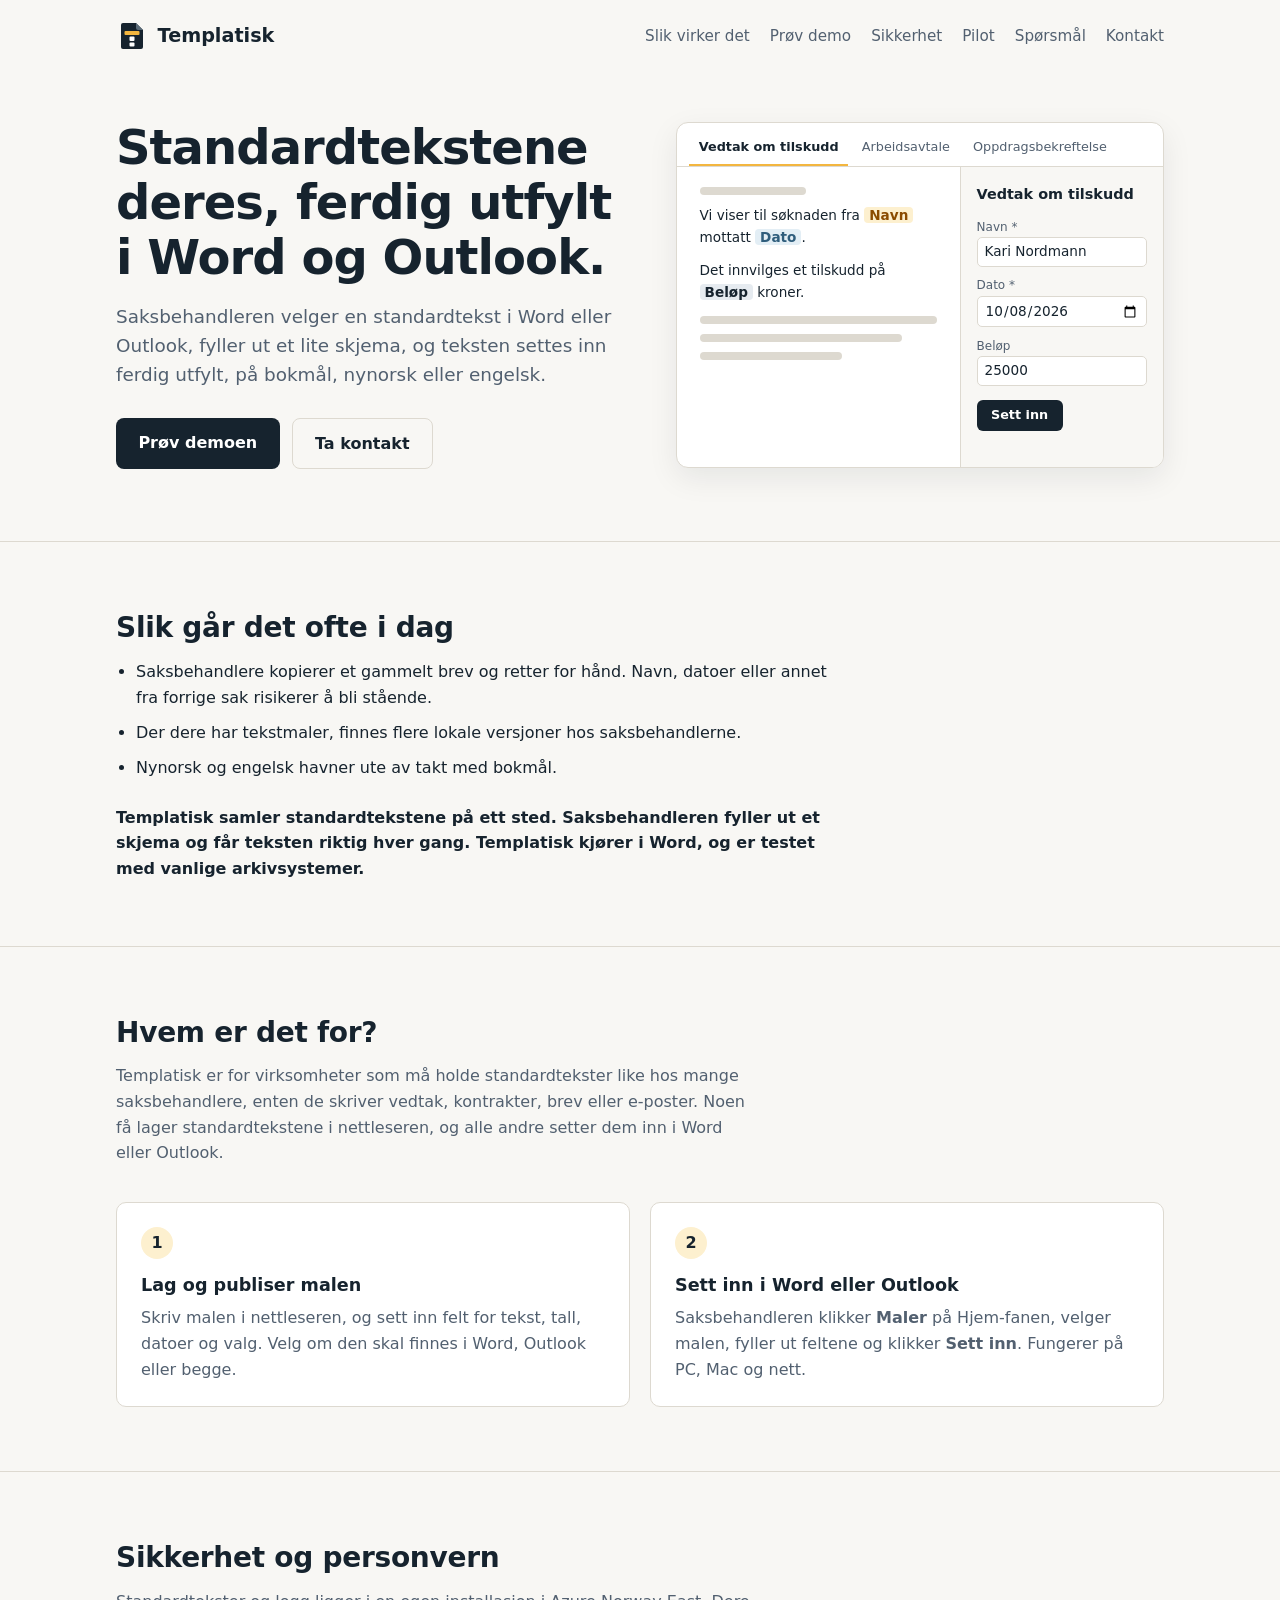
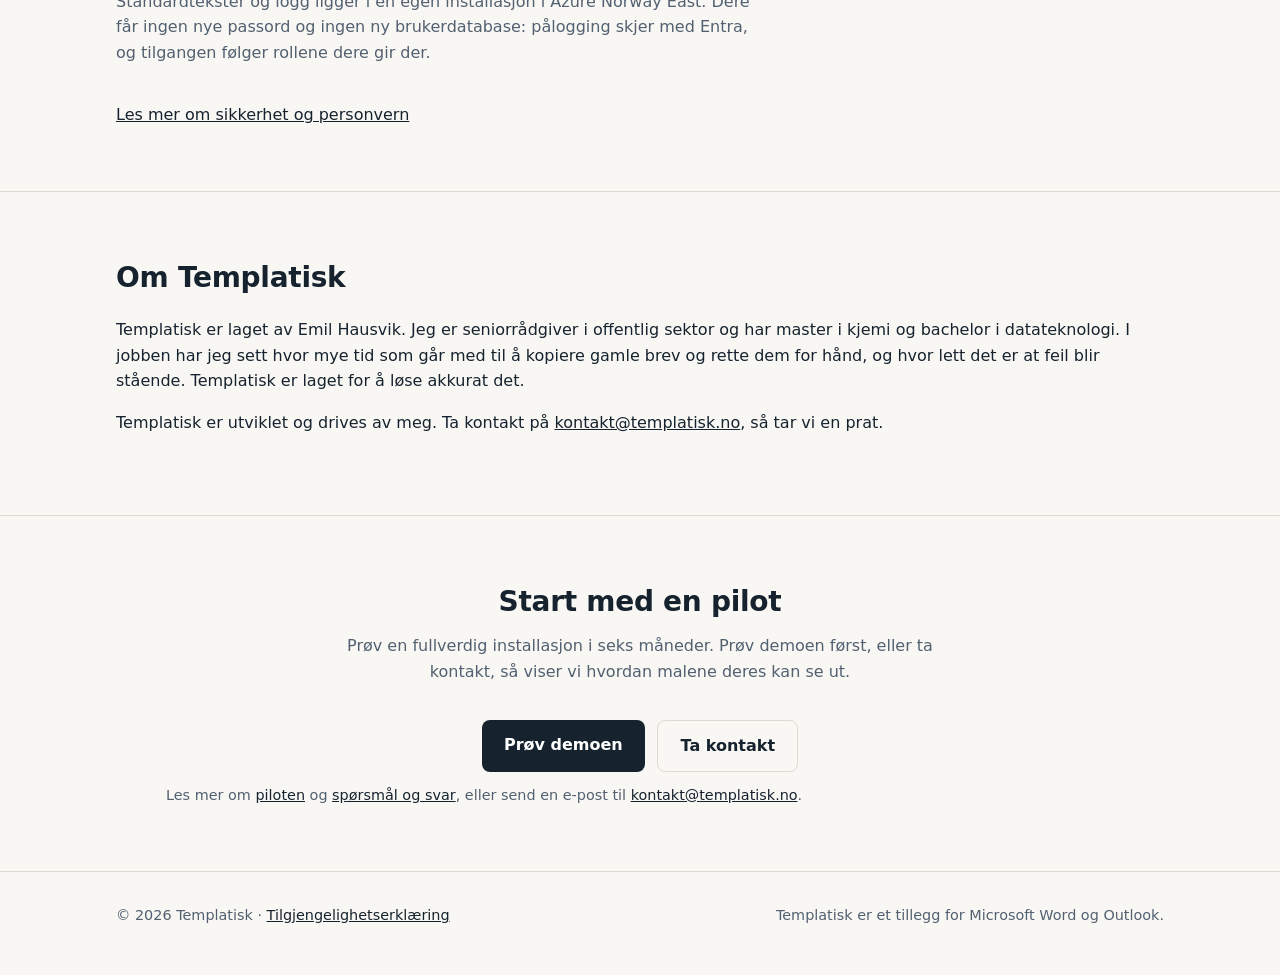
<file: index.html>
<!DOCTYPE html>
<html lang="nb">
<head>
  <meta charset="UTF-8" />
  <meta name="viewport" content="width=device-width, initial-scale=1" />
  <title>Templatisk – standardtekster rett inn i Word og Outlook</title>
  <meta name="description" content="Templatisk lar organisasjonen lage gjenbrukbare standardtekster i nettleseren og sette dem inn i Word og Outlook med ett klikk." />
  <meta property="og:type" content="website" />
  <meta property="og:url" content="https://www.templatisk.no/" />
  <meta property="og:title" content="Templatisk – standardtekster rett inn i Word og Outlook" />
  <meta property="og:description" content="Templatisk lar organisasjonen lage gjenbrukbare standardtekster i nettleseren og sette dem inn i Word og Outlook med ett klikk." />
  <meta property="og:image" content="https://www.templatisk.no/og-image.png?v=2" />
  <meta property="og:image:width" content="1200" />
  <meta property="og:image:height" content="630" />
  <meta property="og:image:alt" content="Templatisk-logoen" />
  <meta property="og:locale" content="nb_NO" />
  <meta name="twitter:card" content="summary_large_image" />
  <link rel="icon" href="favicon.svg" type="image/svg+xml" />
  <link rel="apple-touch-icon" href="apple-touch-icon.png" />
  <link rel="canonical" href="https://www.templatisk.no/" />
  <script type="application/ld+json">
  {
    "@context": "https://schema.org",
    "@type": "SoftwareApplication",
    "name": "Templatisk",
    "url": "https://www.templatisk.no/",
    "description": "Templatisk lar organisasjonen lage gjenbrukbare standardtekster i nettleseren og sette dem inn i Word og Outlook med ett klikk.",
    "applicationCategory": "BusinessApplication",
    "operatingSystem": "Microsoft Word, Microsoft Outlook",
    "inLanguage": ["nb", "nn", "en"]
  }
  </script>
<link rel="stylesheet" href="site.css" />
</head>
<body>
  <a class="skip-link" href="#innhold">Hopp til innhold</a>
  <div class="wrap">
    <header class="top">
      <a class="brand" href="#">
        <picture>
          <source srcset="logo/mark-dark.svg" media="(prefers-color-scheme: dark)" />
          <img src="logo/mark.svg" alt="" />
        </picture>Templatisk
      </a>
      <button class="menu-toggle" type="button" aria-expanded="false" aria-controls="hovedmeny">Meny</button>
      <nav class="links" id="hovedmeny" aria-label="Hovedmeny">
        <a href="#slik">Slik virker det</a>
        <a href="demo/">Prøv demo</a>
        <a href="/sikkerhet">Sikkerhet</a>
        <a href="/pilot">Pilot</a>
        <a href="/sporsmal">Spørsmål</a>
        <a href="#kontakt">Kontakt</a>
      </nav>
    </header>

    <main id="innhold" tabindex="-1">
      <div class="hero">
        <div>
          <h1>Standardtekstene deres, ferdig utfylt i Word og Outlook.</h1>
          <p class="lead">Saksbehandleren velger en standardtekst i Word eller Outlook, fyller ut et lite skjema, og teksten settes inn ferdig utfylt, på bokmål, nynorsk eller engelsk.</p>
          <div class="hero-actions">
            <a class="btn" href="demo/">Prøv demoen</a>
            <a class="btn ghost" href="mailto:kontakt@templatisk.no?subject=Ta%20kontakt%20om%20Templatisk">Ta kontakt</a>
          </div>
        </div>

        <section class="mock" aria-label="Prøv selv: fyll ut feltene og sett inn teksten i dokumentet">
          <div class="mock-tabs" role="tablist" aria-label="Eksempler på standardtekster">
            <button type="button" role="tab" id="tab-tilskudd" aria-controls="eks-tilskudd" aria-selected="true">Vedtak om tilskudd</button>
            <button type="button" role="tab" id="tab-arbeidsavtale" aria-controls="eks-arbeidsavtale" aria-selected="false" tabindex="-1">Arbeidsavtale</button>
            <button type="button" role="tab" id="tab-oppdrag" aria-controls="eks-oppdrag" aria-selected="false" tabindex="-1">Oppdragsbekreftelse</button>
          </div>
          <div class="mock-body example" id="eks-tilskudd" role="tabpanel" aria-labelledby="tab-tilskudd">
            <div class="doc" aria-live="polite">
              <div class="line" style="width:45%"></div>
              <p>Vi viser til søknaden fra <span class="tag t" data-field="navn">Navn</span> mottatt <span class="tag d" data-field="dato">Dato</span>.</p>
              <p>Det innvilges et tilskudd på <span class="tag n" data-field="belop">Beløp</span> kroner.</p>
              <div class="line"></div>
              <div class="line" style="width:85%"></div>
              <div class="line" style="width:60%"></div>
            </div>
            <form class="pane">
              <h4>Vedtak om tilskudd</h4>
              <div class="field"><label for="tilskudd-navn">Navn *</label><input id="tilskudd-navn" name="navn" value="Kari Nordmann" required autocomplete="off"></div>
              <div class="field"><label for="tilskudd-dato">Dato *</label><input id="tilskudd-dato" name="dato" type="date" value="2026-10-08" required></div>
              <div class="field"><label for="tilskudd-belop">Beløp</label><input id="tilskudd-belop" name="belop" value="25000" inputmode="decimal" autocomplete="off" data-numeric></div>
              <button class="btn" type="submit">Sett inn</button>
              <button class="link" type="button" hidden>Start på nytt</button>
            </form>
          </div>
          <div class="mock-body example" id="eks-arbeidsavtale" role="tabpanel" aria-labelledby="tab-arbeidsavtale" hidden>
            <div class="doc" aria-live="polite">
              <div class="line" style="width:45%"></div>
              <p>Vi gleder oss til å ønske <span class="tag t" data-field="navn">Navn</span> velkommen som <span class="tag t" data-field="stilling">Stilling</span>.</p>
              <p>Stillingen er <span class="tag t" data-field="form">Ansettelsesform</span>, med tiltredelse <span class="tag d" data-field="dato">Dato</span> og årslønn <span class="tag n" data-field="lonn">Årslønn</span> kroner.</p>
              <div class="line"></div>
              <div class="line" style="width:85%"></div>
              <div class="line" style="width:60%"></div>
            </div>
            <form class="pane">
              <h4>Arbeidsavtale</h4>
              <div class="field"><label for="arbeidsavtale-navn">Navn *</label><input id="arbeidsavtale-navn" name="navn" value="Ola Nordmann" required autocomplete="off"></div>
              <div class="field"><label for="arbeidsavtale-stilling">Stilling *</label><input id="arbeidsavtale-stilling" name="stilling" value="rådgiver" required autocomplete="off"></div>
              <div class="field"><label for="arbeidsavtale-form">Ansettelsesform</label><select id="arbeidsavtale-form" name="form"><option>fast</option><option>midlertidig</option></select></div>
              <div class="field"><label for="arbeidsavtale-dato">Tiltredelse *</label><input id="arbeidsavtale-dato" name="dato" type="date" value="2026-11-01" required></div>
              <div class="field"><label for="arbeidsavtale-lonn">Årslønn</label><input id="arbeidsavtale-lonn" name="lonn" value="620000" inputmode="decimal" autocomplete="off" data-numeric></div>
              <button class="btn" type="submit">Sett inn</button>
              <button class="link" type="button" hidden>Start på nytt</button>
            </form>
          </div>
          <div class="mock-body example" id="eks-oppdrag" role="tabpanel" aria-labelledby="tab-oppdrag" hidden>
            <div class="doc" aria-live="polite">
              <div class="line" style="width:45%"></div>
              <p>Vi bekrefter oppdraget fra <span class="tag t" data-field="klient">Klient</span> i en sak om <span class="tag t" data-field="sak">Saksområde</span>.</p>
              <p>Arbeidet starter <span class="tag d" data-field="dato">Dato</span>, til en timesats på <span class="tag n" data-field="sats">Timesats</span> kroner eksklusive mva.</p>
              <div class="line"></div>
              <div class="line" style="width:85%"></div>
              <div class="line" style="width:60%"></div>
            </div>
            <form class="pane">
              <h4>Oppdragsbekreftelse</h4>
              <div class="field"><label for="oppdrag-klient">Klient *</label><input id="oppdrag-klient" name="klient" value="Eksempel AS" required autocomplete="off"></div>
              <div class="field"><label for="oppdrag-sak">Saksområde *</label><input id="oppdrag-sak" name="sak" value="entreprisekontrakt" required autocomplete="off"></div>
              <div class="field"><label for="oppdrag-dato">Oppstart *</label><input id="oppdrag-dato" name="dato" type="date" value="2026-10-15" required></div>
              <div class="field"><label for="oppdrag-sats">Timesats</label><input id="oppdrag-sats" name="sats" value="2200" inputmode="decimal" autocomplete="off" data-numeric></div>
              <button class="btn" type="submit">Sett inn</button>
              <button class="link" type="button" hidden>Start på nytt</button>
            </form>
          </div>
        </section>
      </div>
    </main>
  </div>

  <section class="block" id="problem">
    <div class="wrap">
      <h2>Slik går det ofte i dag</h2>
      <ul class="problems">
        <li>Saksbehandlere kopierer et gammelt brev og retter for hånd. Navn, datoer eller annet fra forrige sak risikerer å bli stående.</li>
        <li>Der dere har tekstmaler, finnes flere lokale versjoner hos saksbehandlerne.</li>
        <li>Nynorsk og engelsk havner ute av takt med bokmål.</li>
      </ul>
      <p class="problem-end">Templatisk samler standardtekstene på ett sted. Saksbehandleren fyller ut et skjema og får teksten riktig hver gang. Templatisk kjører i Word, og er testet med vanlige arkivsystemer.</p>
    </div>
  </section>

  <section class="block" id="slik">
    <div class="wrap">
      <h2>Hvem er det for?</h2>
      <p class="sub">Templatisk er for virksomheter som må holde standardtekster like hos mange saksbehandlere, enten de skriver vedtak, kontrakter, brev eller e-poster. Noen få lager standardtekstene i nettleseren, og alle andre setter dem inn i Word eller Outlook.</p>
      <div class="steps">
        <div class="step">
          <h3>Lag og publiser malen</h3>
          <p>Skriv malen i nettleseren, og sett inn felt for tekst, tall, datoer og valg. Velg om den skal finnes i Word, Outlook eller begge.</p>
        </div>
        <div class="step">
          <h3>Sett inn i Word eller Outlook</h3>
          <p>Saksbehandleren klikker <strong>Maler</strong> på Hjem-fanen, velger malen, fyller ut feltene og klikker <strong>Sett inn</strong>. Fungerer på PC, Mac og nett.</p>
        </div>
      </div>
    </div>
  </section>

  <section class="block" id="sikkerhet">
    <div class="wrap">
      <h2>Sikkerhet og personvern</h2>
      <p class="sub">Standardtekster og logg ligger i en egen installasjon i Azure Norway East. Dere får ingen nye passord og ingen ny brukerdatabase: pålogging skjer med Entra, og tilgangen følger rollene dere gir der.</p>
      <p class="teaser-link"><a href="/sikkerhet">Les mer om sikkerhet og personvern</a></p>
    </div>
  </section>

  <section class="block" id="om">
    <div class="wrap">
      <h2>Om Templatisk</h2>
      <p>Templatisk er laget av Emil Hausvik. Jeg er seniorrådgiver i offentlig sektor og har master i kjemi og bachelor i datateknologi. I jobben har jeg sett hvor mye tid som går med til å kopiere gamle brev og rette dem for hånd, og hvor lett det er at feil blir stående. Templatisk er laget for å løse akkurat det.</p>
      <p>Templatisk er utviklet og drives av meg. Ta kontakt på <a href="mailto:kontakt@templatisk.no">kontakt@templatisk.no</a>, så tar vi en prat.</p>
    </div>
  </section>

  <section class="block cta" id="kontakt">
    <div class="wrap">
      <h2>Start med en pilot</h2>
      <p class="sub">Prøv en fullverdig installasjon i seks måneder. Prøv demoen først, eller ta kontakt, så viser vi hvordan malene deres kan se ut.</p>
      <div class="hero-actions" style="justify-content:center">
        <a class="btn" href="demo/">Prøv demoen</a>
        <a class="btn ghost" href="mailto:kontakt@templatisk.no?subject=Ta%20kontakt%20om%20Templatisk">Ta kontakt</a>
      </div>
      <p class="price-note">Les mer om <a href="/pilot">piloten</a> og <a href="/sporsmal">spørsmål og svar</a>, eller send en e-post til <a href="mailto:kontakt@templatisk.no">kontakt@templatisk.no</a>.</p>
    </div>
  </section>

  <footer>
    <div class="wrap">
      <span>© 2026 Templatisk · <a href="/tilgjengelighet">Tilgjengelighetserklæring</a></span>
      <span>Templatisk er et tillegg for Microsoft Word og Outlook.</span>
    </div>
  </footer>
  <script src="demo-form.js"></script>
  <script src="menu.js"></script>
</body>
</html>
</file>
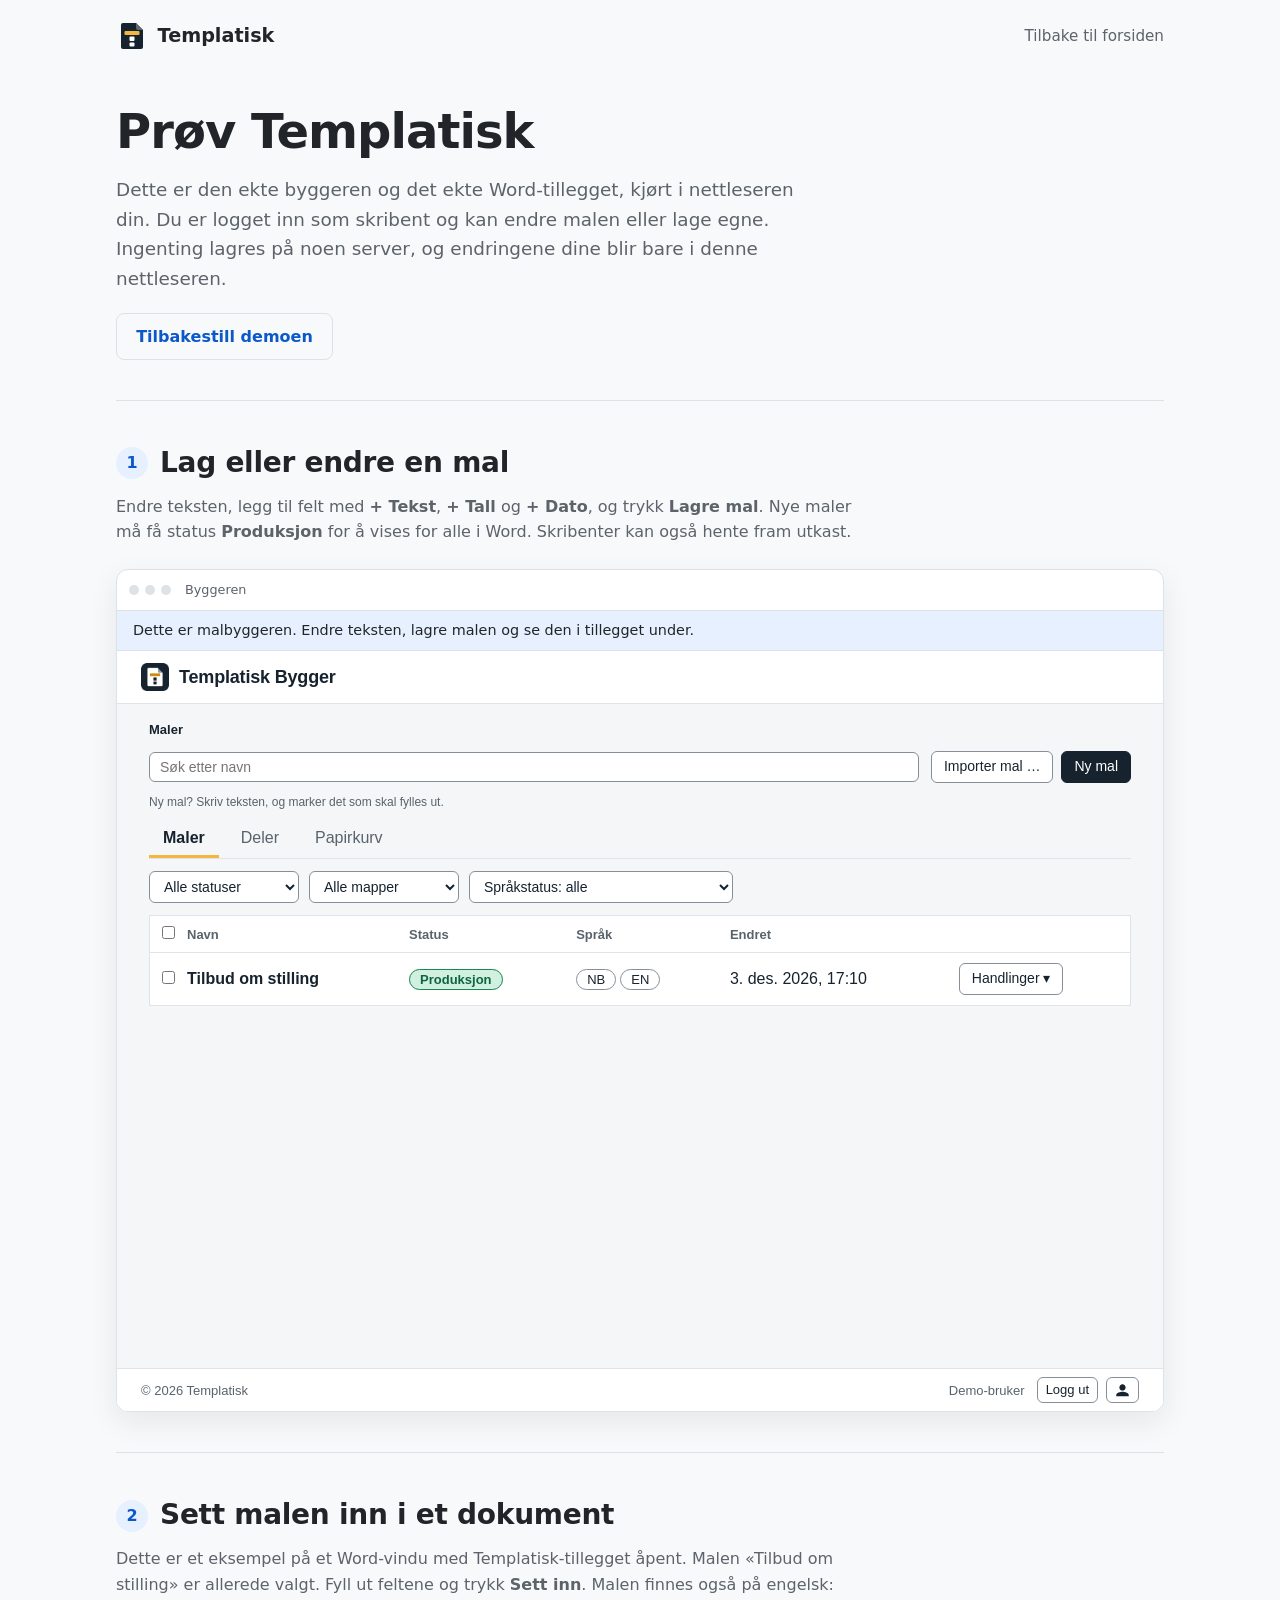
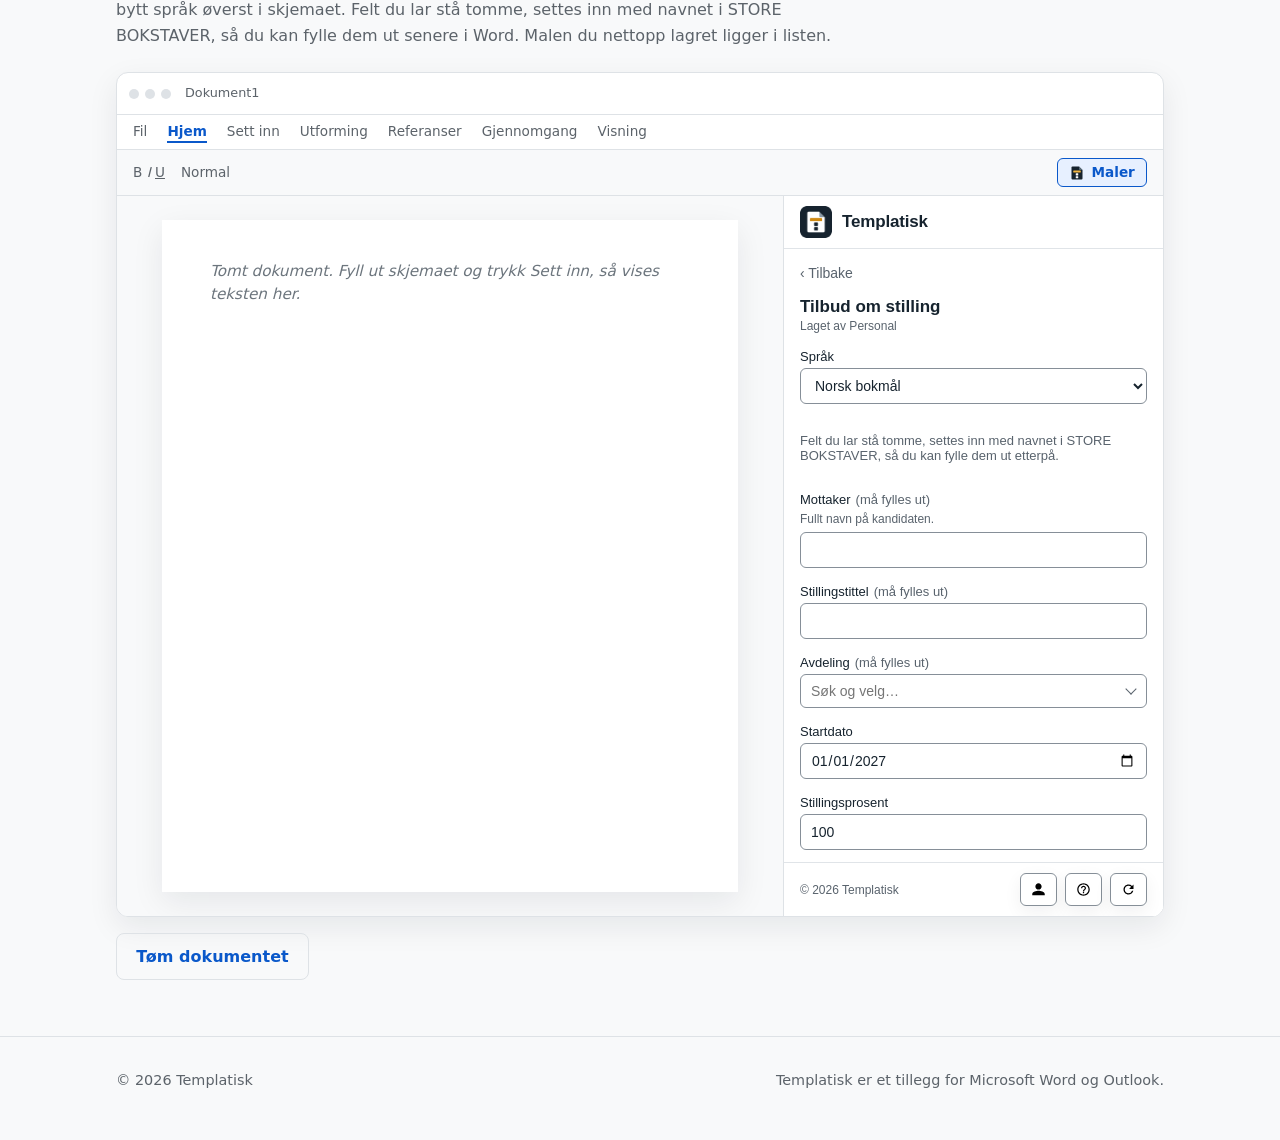
<file: demo/index.html>
<!DOCTYPE html>
<html lang="nb">
<head>
  <meta charset="UTF-8" />
  <meta name="viewport" content="width=device-width, initial-scale=1" />
  <title>Prøv Templatisk</title>
  <meta name="description" content="Lag en mal i byggeren og sett den inn i et dokument, rett i nettleseren. Ingenting lagres på en server." />
  <link rel="icon" href="../favicon.svg" type="image/svg+xml" />
  <script type="module" crossorigin src="./assets/index-B_IbPOhL.js"></script>
  <link rel="modulepreload" crossorigin href="./assets/store-DtU8zc_7.js">
  <link rel="modulepreload" crossorigin href="./assets/insert-message-D-D-c4nR.js">
  <link rel="stylesheet" crossorigin href="./assets/index-Bazj_YNM.css">
</head>
<body>
  <div class="wrap">
    <header class="top">
      <a class="brand" href="../">
        <picture>
          <source srcset="../logo/mark-dark.svg" media="(prefers-color-scheme: dark)" />
          <img src="../logo/mark.svg" alt="" />
        </picture>Templatisk
      </a>
      <a class="back" href="../">Tilbake til forsiden</a>
    </header>

    <main>
      <section class="intro">
        <h1>Prøv Templatisk</h1>
        <p class="lead">Dette er den ekte byggeren og det ekte Word-tillegget, kjørt i nettleseren din. Du er logget inn som skribent og kan endre malen eller lage egne. Ingenting lagres på noen server, og endringene dine blir bare i denne nettleseren.</p>
        <p class="reset-row"><button type="button" class="btn ghost" id="reset-demo">Tilbakestill demoen</button></p>
      </section>

      <p class="small-screen-note">Demoen trenger en større skjerm. Åpne denne siden på en PC eller et nettbrett i liggende format.</p>

      <div class="mobile-shots">
        <p>Slik ser det ut. Eksemplene er laget med fiktive data.</p>
        <figure>
          <a href="../screenshots/builder.webp"><img src="../screenshots/builder.webp" width="1280" height="780" loading="lazy" alt="Malbyggeren i nettleseren. Malen «Tilbud om stilling» er åpen i editoren, med utfyllingsfeltene Mottaker, Stillingstittel, Startdato og Årslønn i teksten og en gjenbrukbar del kalt Avslutning nederst. Til høyre vises listen over feltene i malen." /></a>
          <figcaption>Malbyggeren: skriv malen og sett inn felt og gjenbrukbare deler.</figcaption>
        </figure>
        <figure>
          <a href="../screenshots/addin.webp"><img src="../screenshots/addin.webp" width="760" height="2000" loading="lazy" alt="Tillegget i Word og Outlook med skjemaet for malen «Tilbud om stilling». Feltene Mottaker og Stillingstittel er fylt ut, og språket er satt til norsk bokmål." /></a>
          <figcaption>Tillegget: saksbehandleren fyller ut skjemaet og setter inn teksten.</figcaption>
        </figure>
      </div>

      <section class="demo-step" aria-labelledby="step-builder">
        <h2 id="step-builder"><span class="num">1</span>Lag eller endre en mal</h2>
        <p class="sub">Endre teksten, legg til felt med <strong>+ Tekst</strong>, <strong>+ Tall</strong> og <strong>+ Dato</strong>, og trykk <strong>Lagre mal</strong>. Nye maler må få status <strong>Produksjon</strong> for å vises for alle i Word. Skribenter kan også hente fram utkast.</p>
        <div class="window">
          <div class="window-bar" aria-hidden="true"><span></span><span></span><span></span><em>Byggeren</em></div>
          <p class="window-hint">Dette er malbyggeren. Endre teksten, lagre malen og se den i tillegget under.</p>
          <iframe id="builder-frame" class="builder-frame" src="builder.html" title="Templatisk-byggeren"></iframe>
        </div>
      </section>

      <section class="demo-step" aria-labelledby="step-word">
        <h2 id="step-word"><span class="num">2</span>Sett malen inn i et dokument</h2>
        <p class="sub">Dette er et eksempel på et Word-vindu med Templatisk-tillegget åpent. Malen «Tilbud om stilling» er allerede valgt. Fyll ut feltene og trykk <strong>Sett inn</strong>. Malen finnes også på engelsk: bytt språk øverst i skjemaet. Felt du lar stå tomme, settes inn med navnet i STORE BOKSTAVER, så du kan fylle dem ut senere i Word. Malen du nettopp lagret ligger i listen.</p>
        <div class="word">
          <div class="word-title" aria-hidden="true"><span></span><span></span><span></span><em>Dokument1</em></div>
          <div class="word-ribbon" aria-hidden="true">
            <span>Fil</span><span class="active">Hjem</span><span>Sett inn</span><span>Utforming</span><span>Referanser</span><span>Gjennomgang</span><span>Visning</span>
          </div>
          <div class="word-tools" aria-hidden="true">
            <span class="tool-group">B <i>I</i> <u>U</u></span>
            <span class="tool-group">Normal</span>
            <span class="tool-templatisk"><img src="../logo/mark.svg" alt="" />Maler</span>
          </div>
          <div class="word-body">
            <div class="word-canvas">
              <div class="paper" id="paper" contenteditable="true" role="textbox" aria-multiline="true" spellcheck="false" aria-label="Dokumentet. Klikk her for å velge hvor malen settes inn."><p><br></p></div>
            </div>
            <iframe id="addin-frame" class="addin-frame" src="addin.html" title="Templatisk-tillegget i Word"></iframe>
          </div>
        </div>
        <p><button type="button" class="btn ghost" id="clear-document">Tøm dokumentet</button></p>
        <p id="clear-confirm" hidden role="alertdialog" aria-label="Tøm dokumentet?">
          Slette alt i dokumentet?
          <button type="button" class="btn ghost" id="clear-confirm-yes">Tøm dokumentet</button>
          <button type="button" class="btn ghost" id="clear-confirm-no">Avbryt</button>
        </p>
      </section>
    </main>
  </div>

  <footer>
    <div class="wrap">
      <span>© 2026 Templatisk</span>
      <span>Templatisk er et tillegg for Microsoft Word og Outlook.</span>
    </div>
  </footer>
</body>
</html>
</file>
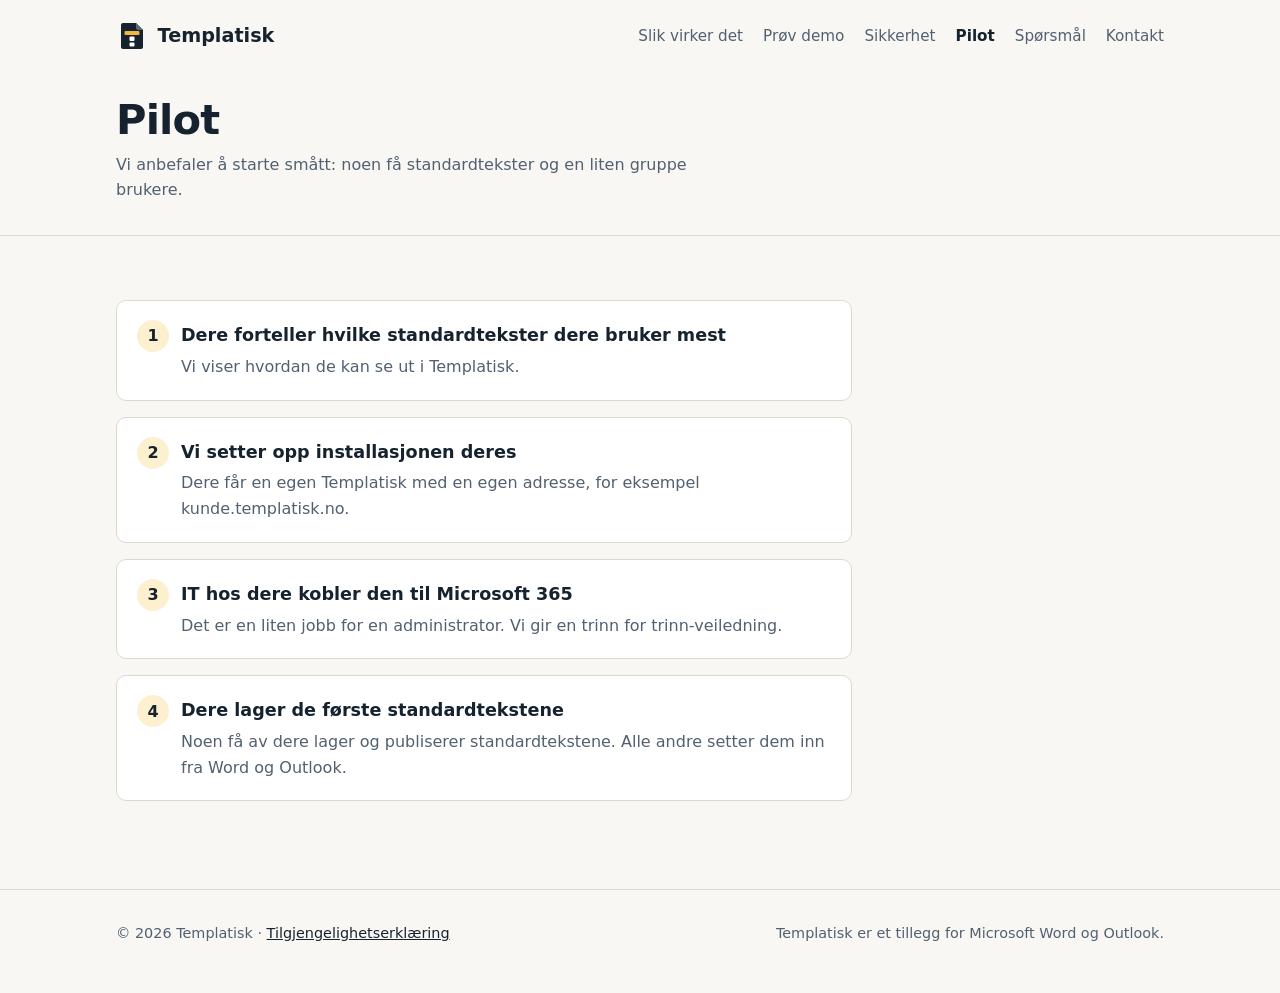
<file: pilot.html>
<!DOCTYPE html>
<html lang="nb">
<head>
  <meta charset="UTF-8" />
  <meta name="viewport" content="width=device-width, initial-scale=1" />
  <title>Pilot – Templatisk</title>
  <meta name="description" content="Start med en pilot over seks måneder, med en fullverdig installasjon." />
  <meta property="og:type" content="website" />
  <meta property="og:url" content="https://www.templatisk.no/pilot" />
  <meta property="og:title" content="Pilot – Templatisk" />
  <meta property="og:description" content="Start med en pilot over seks måneder, med en fullverdig installasjon." />
  <meta property="og:image" content="https://www.templatisk.no/og-image.png?v=2" />
  <meta property="og:locale" content="nb_NO" />
  <link rel="icon" href="/favicon.svg" type="image/svg+xml" />
  <link rel="apple-touch-icon" href="/apple-touch-icon.png" />
  <link rel="canonical" href="https://www.templatisk.no/pilot" />
  <link rel="stylesheet" href="/site.css" />
</head>
<body>
  <a class="skip-link" href="#innhold">Hopp til innhold</a>
  <div class="wrap">
    <header class="top">
      <a class="brand" href="/">
        <picture>
          <source srcset="/logo/mark-dark.svg" media="(prefers-color-scheme: dark)" />
          <img src="/logo/mark.svg" alt="" />
        </picture>Templatisk
      </a>
      <button class="menu-toggle" type="button" aria-expanded="false" aria-controls="hovedmeny">Meny</button>
      <nav class="links" id="hovedmeny" aria-label="Hovedmeny">
        <a href="/#slik">Slik virker det</a>
        <a href="/demo/">Prøv demo</a>
        <a href="/sikkerhet">Sikkerhet</a>
        <a href="/pilot" aria-current="page">Pilot</a>
        <a href="/sporsmal">Spørsmål</a>
        <a href="/#kontakt">Kontakt</a>
      </nav>
    </header>
  </div>

  <main id="innhold" tabindex="-1">
    <div class="wrap page-head">
      <h1>Pilot</h1>
      <p>Vi anbefaler å starte smått: noen få standardtekster og en liten gruppe brukere.</p>
    </div>
  <section class="block" id="kom-i-gang">
    <div class="wrap">
      <ol class="start-list">
        <li>
          <h3>Dere forteller hvilke standardtekster dere bruker mest</h3>
          <p>Vi viser hvordan de kan se ut i Templatisk.</p>
        </li>
        <li>
          <h3>Vi setter opp installasjonen deres</h3>
          <p>Dere får en egen Templatisk med en egen adresse, for eksempel kunde.templatisk.no.</p>
        </li>
        <li>
          <h3>IT hos dere kobler den til Microsoft 365</h3>
          <p>Det er en liten jobb for en administrator. Vi gir en trinn for trinn-veiledning.</p>
        </li>
        <li>
          <h3>Dere lager de første standardtekstene</h3>
          <p>Noen få av dere lager og publiserer standardtekstene. Alle andre setter dem inn fra Word og Outlook.</p>
        </li>
      </ol>
    </div>
  </section>

  </main>

  <footer>
    <div class="wrap">
      <span>© 2026 Templatisk · <a href="/tilgjengelighet">Tilgjengelighetserklæring</a></span>
      <span>Templatisk er et tillegg for Microsoft Word og Outlook.</span>
    </div>
  </footer>
  <script src="/menu.js"></script>
</body>
</html>
</file>
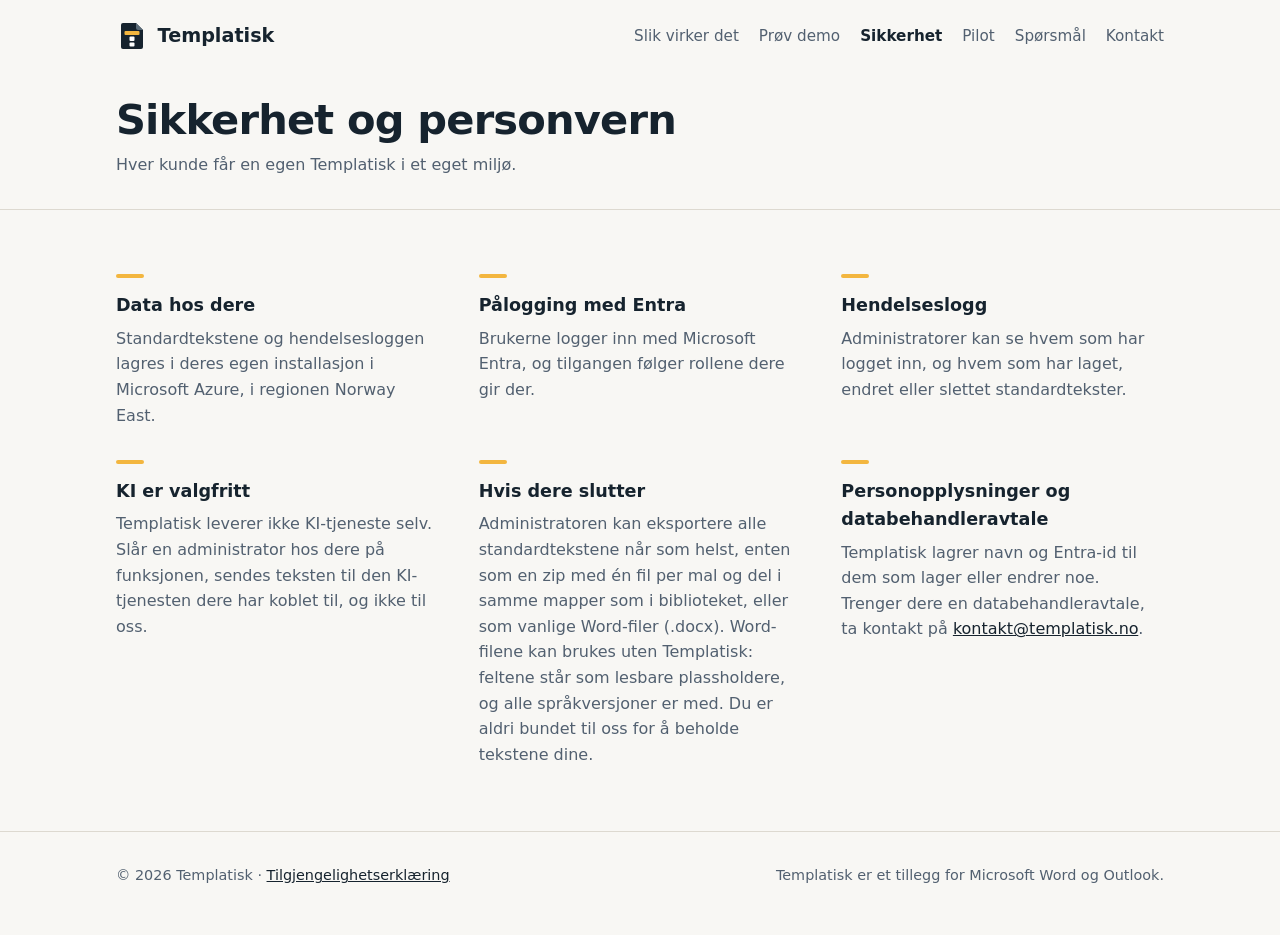
<file: sikkerhet.html>
<!DOCTYPE html>
<html lang="nb">
<head>
  <meta charset="UTF-8" />
  <meta name="viewport" content="width=device-width, initial-scale=1" />
  <title>Sikkerhet og personvern – Templatisk</title>
  <meta name="description" content="Hver kunde får sin egen Templatisk i et eget miljø i Azure Norway East, med pålogging via Microsoft Entra." />
  <meta property="og:type" content="website" />
  <meta property="og:url" content="https://www.templatisk.no/sikkerhet" />
  <meta property="og:title" content="Sikkerhet og personvern – Templatisk" />
  <meta property="og:description" content="Hver kunde får sin egen Templatisk i et eget miljø i Azure Norway East, med pålogging via Microsoft Entra." />
  <meta property="og:image" content="https://www.templatisk.no/og-image.png?v=2" />
  <meta property="og:locale" content="nb_NO" />
  <link rel="icon" href="/favicon.svg" type="image/svg+xml" />
  <link rel="apple-touch-icon" href="/apple-touch-icon.png" />
  <link rel="canonical" href="https://www.templatisk.no/sikkerhet" />
  <link rel="stylesheet" href="/site.css" />
</head>
<body>
  <a class="skip-link" href="#innhold">Hopp til innhold</a>
  <div class="wrap">
    <header class="top">
      <a class="brand" href="/">
        <picture>
          <source srcset="/logo/mark-dark.svg" media="(prefers-color-scheme: dark)" />
          <img src="/logo/mark.svg" alt="" />
        </picture>Templatisk
      </a>
      <button class="menu-toggle" type="button" aria-expanded="false" aria-controls="hovedmeny">Meny</button>
      <nav class="links" id="hovedmeny" aria-label="Hovedmeny">
        <a href="/#slik">Slik virker det</a>
        <a href="/demo/">Prøv demo</a>
        <a href="/sikkerhet" aria-current="page">Sikkerhet</a>
        <a href="/pilot">Pilot</a>
        <a href="/sporsmal">Spørsmål</a>
        <a href="/#kontakt">Kontakt</a>
      </nav>
    </header>
  </div>

  <main id="innhold" tabindex="-1">
    <div class="wrap page-head">
      <h1>Sikkerhet og personvern</h1>
      <p>Hver kunde får en egen Templatisk i et eget miljø.</p>
    </div>
  <section class="block" id="sikkerhet">
    <div class="wrap">
      <div class="features">
        <div class="feature">
          <h3 id="data-i-norge">Data hos dere</h3>
          <p>Standardtekstene og hendelsesloggen lagres i deres egen installasjon i Microsoft Azure, i regionen Norway East.</p>
        </div>
        <div class="feature">
          <h3>Pålogging med Entra</h3>
          <p>Brukerne logger inn med Microsoft Entra, og tilgangen følger rollene dere gir der.</p>
        </div>
        <div class="feature">
          <h3 id="hendelseslogg">Hendelseslogg</h3>
          <p>Administratorer kan se hvem som har logget inn, og hvem som har laget, endret eller slettet standardtekster.</p>
        </div>
        <div class="feature">
          <h3 id="ki">KI er valgfritt</h3>
          <p>Templatisk leverer ikke KI-tjeneste selv. Slår en administrator hos dere på funksjonen, sendes teksten til den KI-tjenesten dere har koblet til, og ikke til oss.</p>
        </div>
        <div class="feature">
          <h3 id="hvis-dere-slutter">Hvis dere slutter</h3>
          <p>Administratoren kan eksportere alle standardtekstene når som helst, enten som en zip med én fil per mal og del i samme mapper som i biblioteket, eller som vanlige Word-filer (.docx). Word-filene kan brukes uten Templatisk: feltene står som lesbare plassholdere, og alle språkversjoner er med. Du er aldri bundet til oss for å beholde tekstene dine.</p>
        </div>
        <div class="feature">
          <h3 id="personopplysninger">Personopplysninger og databehandleravtale</h3>
          <p>Templatisk lagrer navn og Entra-id til dem som lager eller endrer noe. Trenger dere en databehandleravtale, ta kontakt på <a href="mailto:kontakt@templatisk.no">kontakt@templatisk.no</a>.</p>
        </div>
      </div>
    </div>
  </section>
  </main>

  <footer>
    <div class="wrap">
      <span>© 2026 Templatisk · <a href="/tilgjengelighet">Tilgjengelighetserklæring</a></span>
      <span>Templatisk er et tillegg for Microsoft Word og Outlook.</span>
    </div>
  </footer>
  <script src="/menu.js"></script>
</body>
</html>
</file>
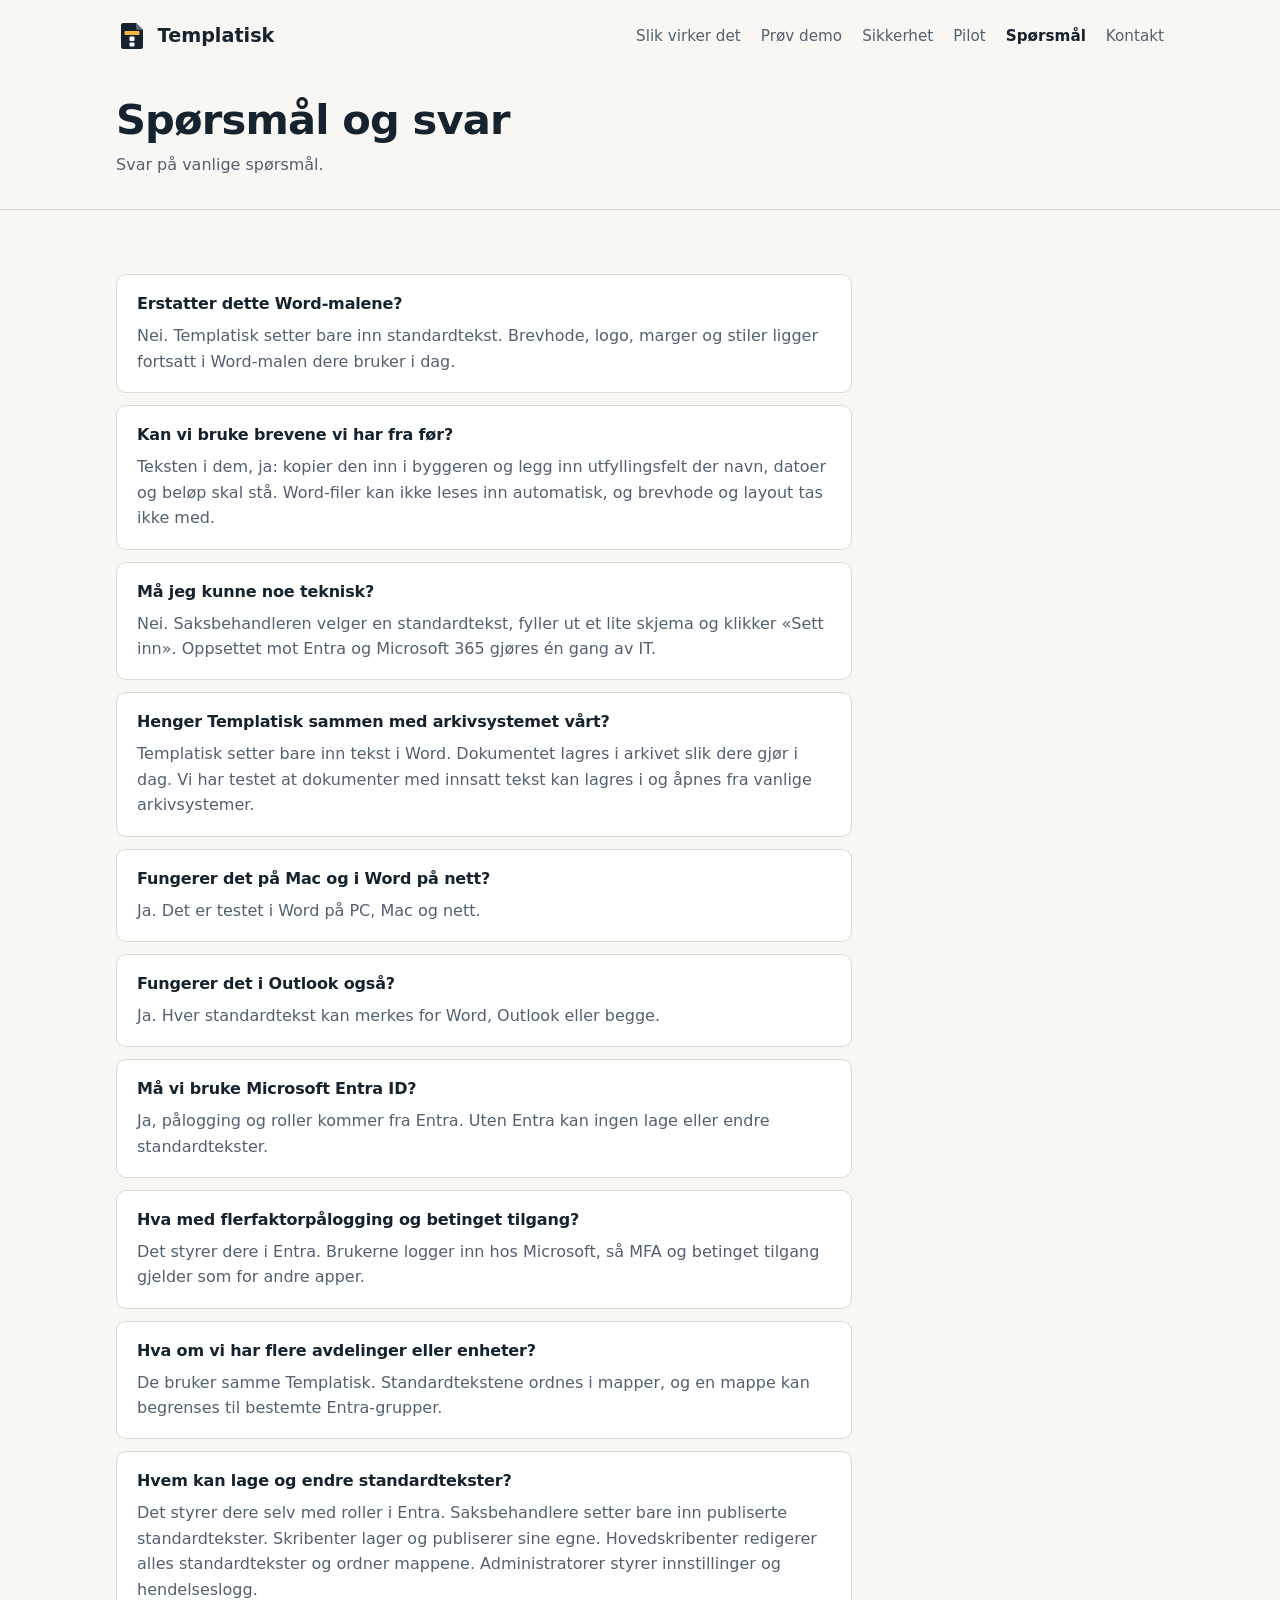
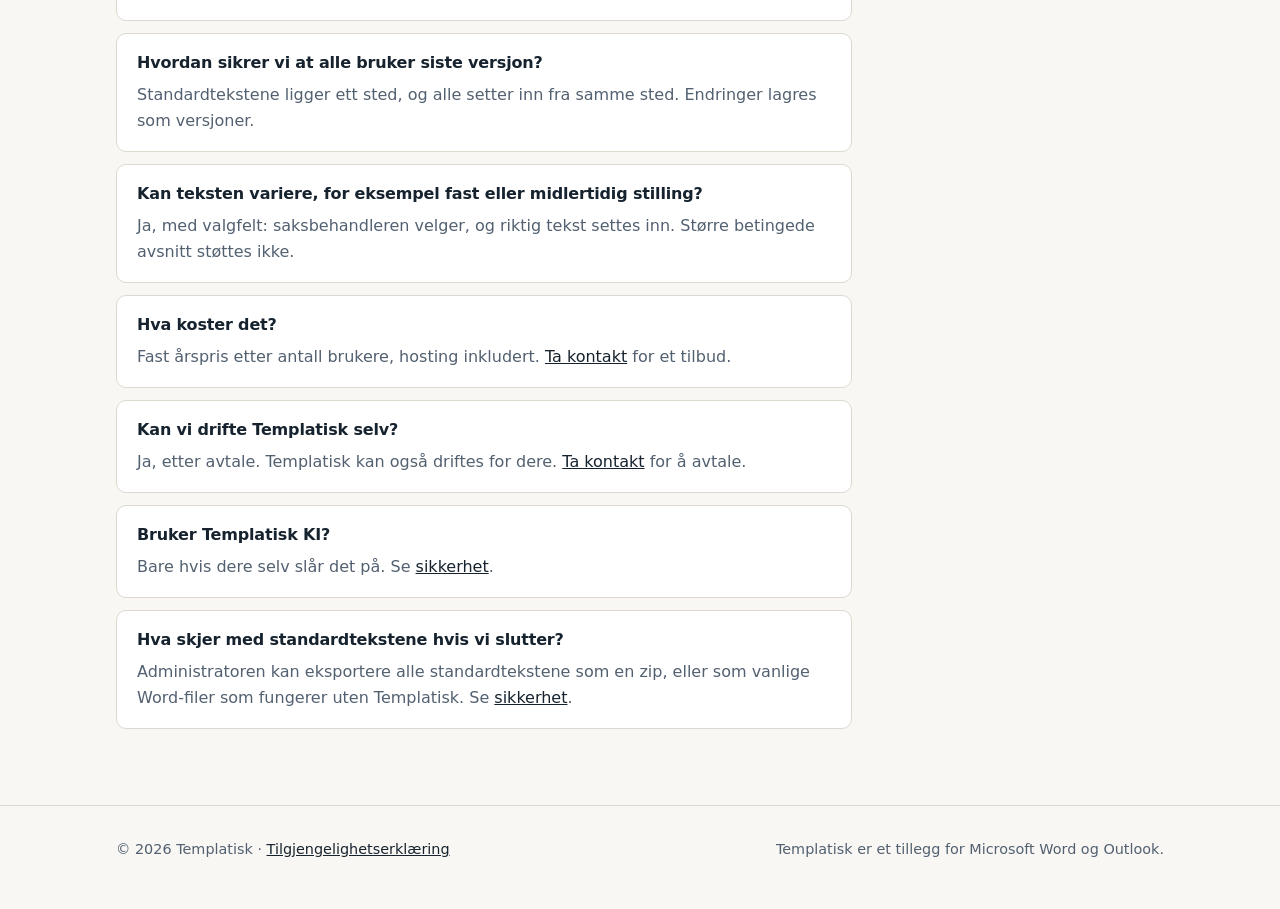
<file: sporsmal.html>
<!DOCTYPE html>
<html lang="nb">
<head>
  <meta charset="UTF-8" />
  <meta name="viewport" content="width=device-width, initial-scale=1" />
  <title>Spørsmål og svar – Templatisk</title>
  <meta name="description" content="Svar på vanlige spørsmål om Templatisk: arkivsystem, Mac og Word på nett, Outlook, Entra og roller." />
  <meta property="og:type" content="website" />
  <meta property="og:url" content="https://www.templatisk.no/sporsmal" />
  <meta property="og:title" content="Spørsmål og svar – Templatisk" />
  <meta property="og:description" content="Svar på vanlige spørsmål om Templatisk: arkivsystem, Mac og Word på nett, Outlook, Entra og roller." />
  <meta property="og:image" content="https://www.templatisk.no/og-image.png?v=2" />
  <meta property="og:locale" content="nb_NO" />
  <link rel="icon" href="/favicon.svg" type="image/svg+xml" />
  <link rel="apple-touch-icon" href="/apple-touch-icon.png" />
  <link rel="canonical" href="https://www.templatisk.no/sporsmal" />
  <link rel="stylesheet" href="/site.css" />
</head>
<body>
  <a class="skip-link" href="#innhold">Hopp til innhold</a>
  <div class="wrap">
    <header class="top">
      <a class="brand" href="/">
        <picture>
          <source srcset="/logo/mark-dark.svg" media="(prefers-color-scheme: dark)" />
          <img src="/logo/mark.svg" alt="" />
        </picture>Templatisk
      </a>
      <button class="menu-toggle" type="button" aria-expanded="false" aria-controls="hovedmeny">Meny</button>
      <nav class="links" id="hovedmeny" aria-label="Hovedmeny">
        <a href="/#slik">Slik virker det</a>
        <a href="/demo/">Prøv demo</a>
        <a href="/sikkerhet">Sikkerhet</a>
        <a href="/pilot">Pilot</a>
        <a href="/sporsmal" aria-current="page">Spørsmål</a>
        <a href="/#kontakt">Kontakt</a>
      </nav>
    </header>
  </div>

  <main id="innhold" tabindex="-1">
    <div class="wrap page-head">
      <h1>Spørsmål og svar</h1>
      <p>Svar på vanlige spørsmål.</p>
    </div>
  <section class="block" id="faq">
    <div class="wrap">
      <div class="faq">
        <div class="faq-item">
          <h2>Erstatter dette Word-malene?</h2>
          <p>Nei. Templatisk setter bare inn standardtekst. Brevhode, logo, marger og stiler ligger fortsatt i Word-malen dere bruker i dag.</p>
        </div>
        <div class="faq-item">
          <h2>Kan vi bruke brevene vi har fra før?</h2>
          <p>Teksten i dem, ja: kopier den inn i byggeren og legg inn utfyllingsfelt der navn, datoer og beløp skal stå. Word-filer kan ikke leses inn automatisk, og brevhode og layout tas ikke med.</p>
        </div>
        <div class="faq-item">
          <h2>Må jeg kunne noe teknisk?</h2>
          <p>Nei. Saksbehandleren velger en standardtekst, fyller ut et lite skjema og klikker «Sett inn». Oppsettet mot Entra og Microsoft 365 gjøres én gang av IT.</p>
        </div>
        <div class="faq-item">
          <h2>Henger Templatisk sammen med arkivsystemet vårt?</h2>
          <p>Templatisk setter bare inn tekst i Word. Dokumentet lagres i arkivet slik dere gjør i dag. Vi har testet at dokumenter med innsatt tekst kan lagres i og åpnes fra vanlige arkivsystemer.</p>
        </div>
        <div class="faq-item">
          <h2>Fungerer det på Mac og i Word på nett?</h2>
          <p>Ja. Det er testet i Word på PC, Mac og nett.</p>
        </div>
        <div class="faq-item">
          <h2>Fungerer det i Outlook også?</h2>
          <p>Ja. Hver standardtekst kan merkes for Word, Outlook eller begge.</p>
        </div>
        <div class="faq-item">
          <h2>Må vi bruke Microsoft Entra ID?</h2>
          <p>Ja, pålogging og roller kommer fra Entra. Uten Entra kan ingen lage eller endre standardtekster.</p>
        </div>
        <div class="faq-item">
          <h2>Hva med flerfaktorpålogging og betinget tilgang?</h2>
          <p>Det styrer dere i Entra. Brukerne logger inn hos Microsoft, så MFA og betinget tilgang gjelder som for andre apper.</p>
        </div>
        <div class="faq-item">
          <h2>Hva om vi har flere avdelinger eller enheter?</h2>
          <p>De bruker samme Templatisk. Standardtekstene ordnes i mapper, og en mappe kan begrenses til bestemte Entra-grupper.</p>
        </div>
        <div class="faq-item">
          <h2>Hvem kan lage og endre standardtekster?</h2>
          <p>Det styrer dere selv med roller i Entra. Saksbehandlere setter bare inn publiserte standardtekster. Skribenter lager og publiserer sine egne. Hovedskribenter redigerer alles standardtekster og ordner mappene. Administratorer styrer innstillinger og hendelseslogg.</p>
        </div>
        <div class="faq-item">
          <h2>Hvordan sikrer vi at alle bruker siste versjon?</h2>
          <p>Standardtekstene ligger ett sted, og alle setter inn fra samme sted. Endringer lagres som versjoner.</p>
        </div>
        <div class="faq-item">
          <h2>Kan teksten variere, for eksempel fast eller midlertidig stilling?</h2>
          <p>Ja, med valgfelt: saksbehandleren velger, og riktig tekst settes inn. Større betingede avsnitt støttes ikke.</p>
        </div>
        <div class="faq-item">
          <h2>Hva koster det?</h2>
          <p>Fast årspris etter antall brukere, hosting inkludert. <a href="/#kontakt">Ta kontakt</a> for et tilbud.</p>
        </div>
        <div class="faq-item">
          <h2>Kan vi drifte Templatisk selv?</h2>
          <p>Ja, etter avtale. Templatisk kan også driftes for dere. <a href="/#kontakt">Ta kontakt</a> for å avtale.</p>
        </div>
        <div class="faq-item">
          <h2>Bruker Templatisk KI?</h2>
          <p>Bare hvis dere selv slår det på. Se <a href="/sikkerhet#ki">sikkerhet</a>.</p>
        </div>
        <div class="faq-item">
          <h2>Hva skjer med standardtekstene hvis vi slutter?</h2>
          <p>Administratoren kan eksportere alle standardtekstene som en zip, eller som vanlige Word-filer som fungerer uten Templatisk. Se <a href="/sikkerhet#hvis-dere-slutter">sikkerhet</a>.</p>
        </div>
      </div>
    </div>
  </section>
  </main>

  <footer>
    <div class="wrap">
      <span>© 2026 Templatisk · <a href="/tilgjengelighet">Tilgjengelighetserklæring</a></span>
      <span>Templatisk er et tillegg for Microsoft Word og Outlook.</span>
    </div>
  </footer>
  <script src="/menu.js"></script>
</body>
</html>
</file>
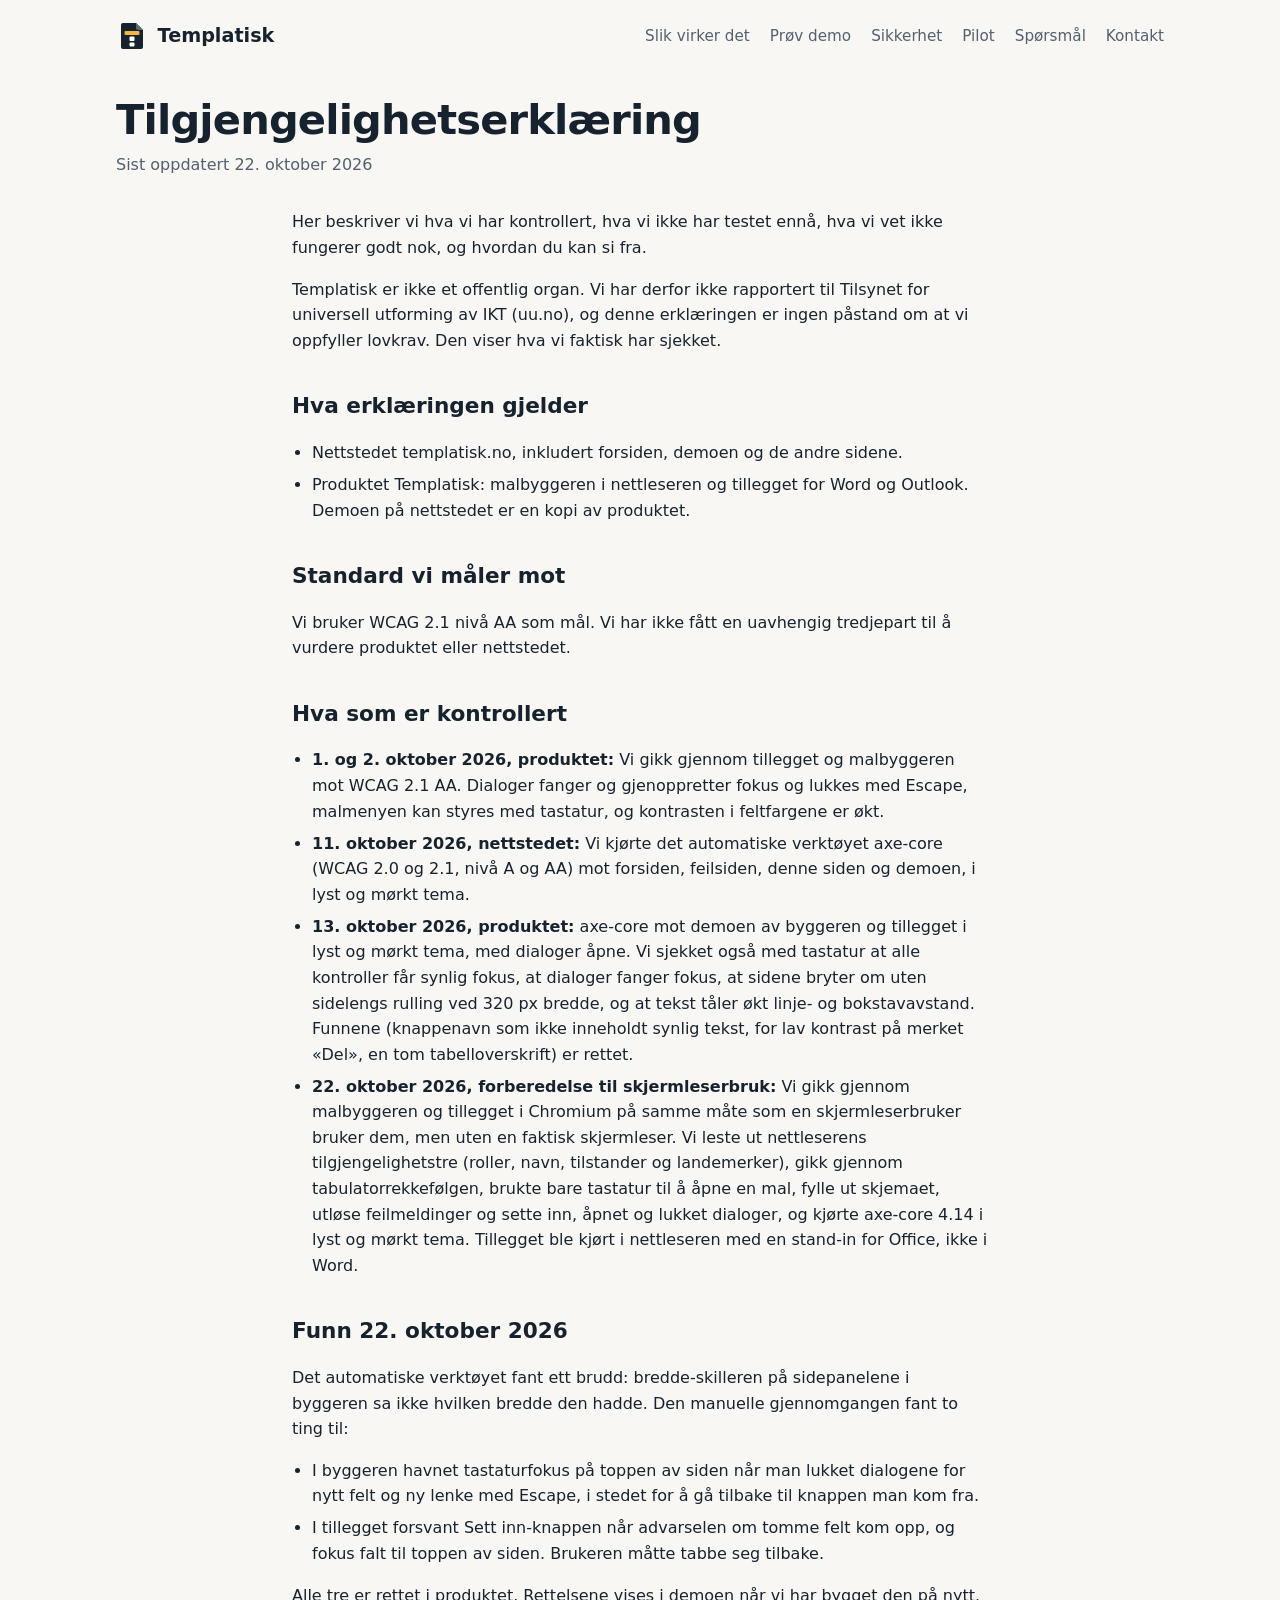
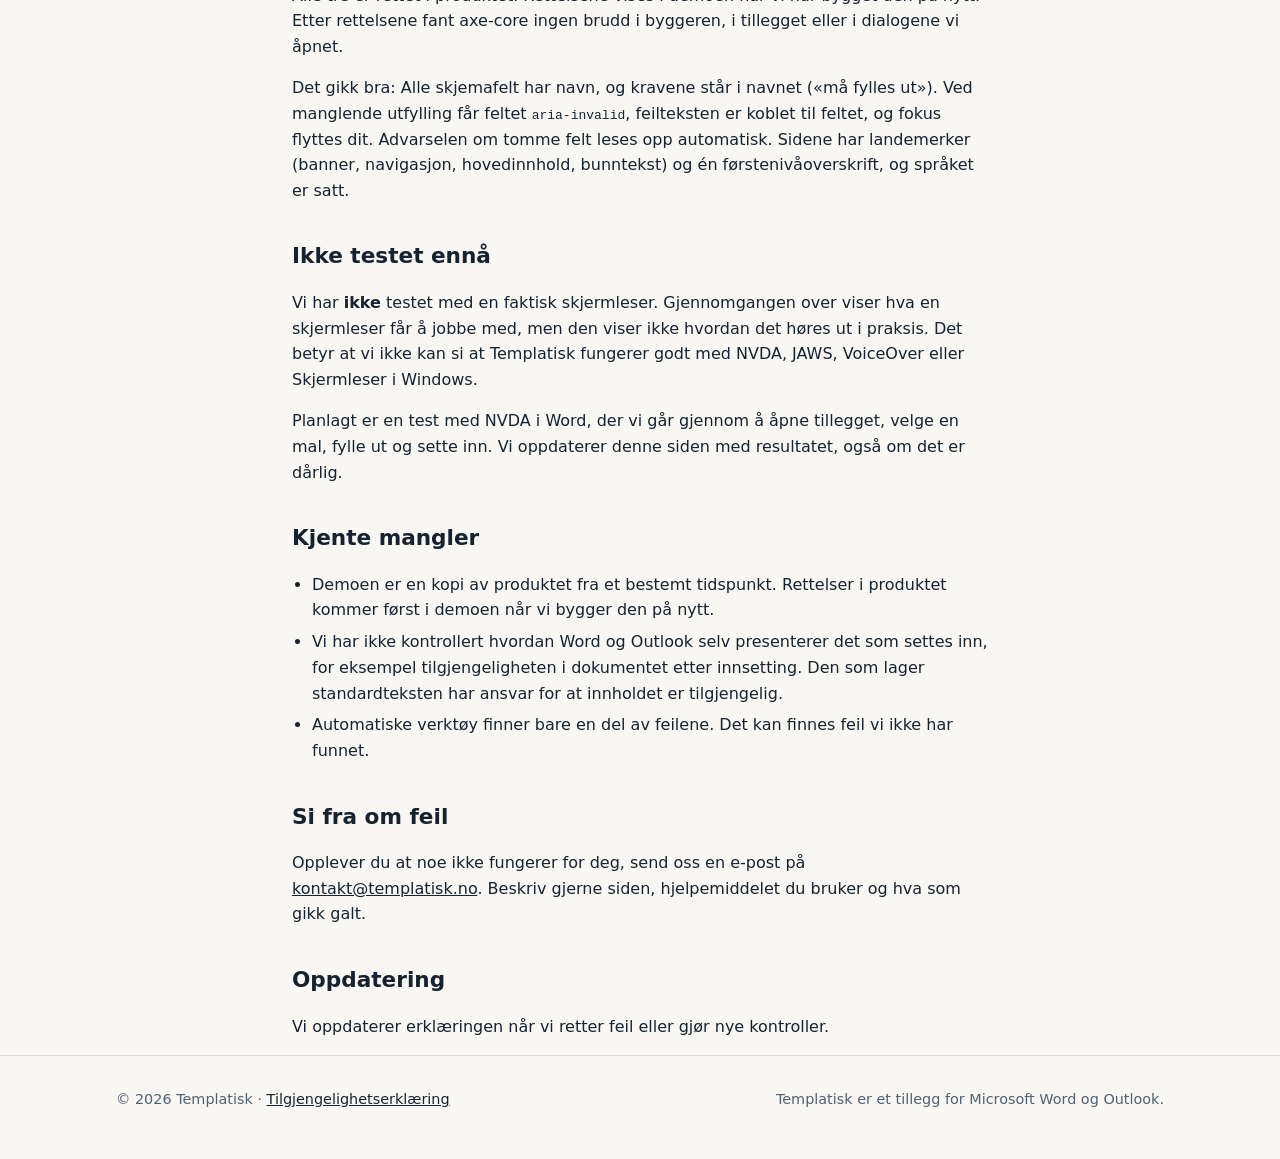
<file: tilgjengelighet.html>
<!DOCTYPE html>
<html lang="nb">
<head>
  <meta charset="UTF-8" />
  <meta name="viewport" content="width=device-width, initial-scale=1" />
  <title>Tilgjengelighetserklæring – Templatisk</title>
  <meta name="description" content="Tilgjengelighetserklæring for templatisk.no og Templatisk-produktet: hva som er kontrollert, hva som ikke er testet ennå, kjente mangler og hvordan du kontakter oss." />
  <meta property="og:type" content="website" />
  <meta property="og:url" content="https://www.templatisk.no/tilgjengelighet" />
  <meta property="og:title" content="Tilgjengelighetserklæring – Templatisk" />
  <meta property="og:description" content="Tilgjengelighetserklæring for templatisk.no og Templatisk-produktet: hva som er kontrollert, hva som ikke er testet ennå, kjente mangler og hvordan du kontakter oss." />
  <meta property="og:image" content="https://www.templatisk.no/og-image.png?v=2" />
  <meta property="og:locale" content="nb_NO" />
  <link rel="icon" href="/favicon.svg" type="image/svg+xml" />
  <link rel="apple-touch-icon" href="/apple-touch-icon.png" />
  <link rel="canonical" href="https://www.templatisk.no/tilgjengelighet" />
  <link rel="stylesheet" href="/site.css" />
</head>
<body>
  <a class="skip-link" href="#innhold">Hopp til innhold</a>
  <div class="wrap">
    <header class="top">
      <a class="brand" href="/">
        <picture>
          <source srcset="/logo/mark-dark.svg" media="(prefers-color-scheme: dark)" />
          <img src="/logo/mark.svg" alt="" />
        </picture>Templatisk
      </a>
      <button class="menu-toggle" type="button" aria-expanded="false" aria-controls="hovedmeny">Meny</button>
      <nav class="links" id="hovedmeny" aria-label="Hovedmeny">
        <a href="/#slik">Slik virker det</a>
        <a href="/demo/">Prøv demo</a>
        <a href="/sikkerhet">Sikkerhet</a>
        <a href="/pilot">Pilot</a>
        <a href="/sporsmal">Spørsmål</a>
        <a href="/#kontakt">Kontakt</a>
      </nav>
    </header>
  </div>

  <main id="innhold" tabindex="-1">
    <div class="wrap page-head">
      <h1>Tilgjengelighetserklæring</h1>
      <p>Sist oppdatert 22. oktober 2026</p>
    </div>
    <div class="wrap prose">
      <p>Her beskriver vi hva vi har kontrollert, hva vi ikke har testet ennå, hva vi vet ikke fungerer godt nok, og hvordan du kan si fra.</p>
      <p>Templatisk er ikke et offentlig organ. Vi har derfor ikke rapportert til Tilsynet for universell utforming av IKT (uu.no), og denne erklæringen er ingen påstand om at vi oppfyller lovkrav. Den viser hva vi faktisk har sjekket.</p>

      <h2>Hva erklæringen gjelder</h2>
      <ul>
        <li>Nettstedet templatisk.no, inkludert forsiden, demoen og de andre sidene.</li>
        <li>Produktet Templatisk: malbyggeren i nettleseren og tillegget for Word og Outlook. Demoen på nettstedet er en kopi av produktet.</li>
      </ul>

      <h2>Standard vi måler mot</h2>
      <p>Vi bruker WCAG 2.1 nivå AA som mål. Vi har ikke fått en uavhengig tredjepart til å vurdere produktet eller nettstedet.</p>

      <h2>Hva som er kontrollert</h2>
      <ul>
        <li><strong>1. og 2. oktober 2026, produktet:</strong> Vi gikk gjennom tillegget og malbyggeren mot WCAG 2.1 AA. Dialoger fanger og gjenoppretter fokus og lukkes med Escape, malmenyen kan styres med tastatur, og kontrasten i feltfargene er økt.</li>
        <li><strong>11. oktober 2026, nettstedet:</strong> Vi kjørte det automatiske verktøyet axe-core (WCAG 2.0 og 2.1, nivå A og AA) mot forsiden, feilsiden, denne siden og demoen, i lyst og mørkt tema.</li>
        <li><strong>13. oktober 2026, produktet:</strong> axe-core mot demoen av byggeren og tillegget i lyst og mørkt tema, med dialoger åpne. Vi sjekket også med tastatur at alle kontroller får synlig fokus, at dialoger fanger fokus, at sidene bryter om uten sidelengs rulling ved 320 px bredde, og at tekst tåler økt linje- og bokstavavstand. Funnene (knappenavn som ikke inneholdt synlig tekst, for lav kontrast på merket «Del», en tom tabelloverskrift) er rettet.</li>
        <li><strong>22. oktober 2026, forberedelse til skjermleserbruk:</strong> Vi gikk gjennom malbyggeren og tillegget i Chromium på samme måte som en skjermleserbruker bruker dem, men uten en faktisk skjermleser. Vi leste ut nettleserens tilgjengelighetstre (roller, navn, tilstander og landemerker), gikk gjennom tabulatorrekkefølgen, brukte bare tastatur til å åpne en mal, fylle ut skjemaet, utløse feilmeldinger og sette inn, åpnet og lukket dialoger, og kjørte axe-core 4.14 i lyst og mørkt tema. Tillegget ble kjørt i nettleseren med en stand-in for Office, ikke i Word.</li>
      </ul>

      <h2>Funn 22. oktober 2026</h2>
      <p>Det automatiske verktøyet fant ett brudd: bredde-skilleren på sidepanelene i byggeren sa ikke hvilken bredde den hadde. Den manuelle gjennomgangen fant to ting til:</p>
      <ul>
        <li>I byggeren havnet tastaturfokus på toppen av siden når man lukket dialogene for nytt felt og ny lenke med Escape, i stedet for å gå tilbake til knappen man kom fra.</li>
        <li>I tillegget forsvant Sett inn-knappen når advarselen om tomme felt kom opp, og fokus falt til toppen av siden. Brukeren måtte tabbe seg tilbake.</li>
      </ul>
      <p>Alle tre er rettet i produktet. Rettelsene vises i demoen når vi har bygget den på nytt. Etter rettelsene fant axe-core ingen brudd i byggeren, i tillegget eller i dialogene vi åpnet.</p>
      <p>Det gikk bra: Alle skjemafelt har navn, og kravene står i navnet («må fylles ut»). Ved manglende utfylling får feltet <code>aria-invalid</code>, feilteksten er koblet til feltet, og fokus flyttes dit. Advarselen om tomme felt leses opp automatisk. Sidene har landemerker (banner, navigasjon, hovedinnhold, bunntekst) og én førstenivåoverskrift, og språket er satt.</p>

      <h2>Ikke testet ennå</h2>
      <p>Vi har <strong>ikke</strong> testet med en faktisk skjermleser. Gjennomgangen over viser hva en skjermleser får å jobbe med, men den viser ikke hvordan det høres ut i praksis. Det betyr at vi ikke kan si at Templatisk fungerer godt med NVDA, JAWS, VoiceOver eller Skjermleser i Windows.</p>
      <p>Planlagt er en test med NVDA i Word, der vi går gjennom å åpne tillegget, velge en mal, fylle ut og sette inn. Vi oppdaterer denne siden med resultatet, også om det er dårlig.</p>

      <h2>Kjente mangler</h2>
      <ul>
        <li>Demoen er en kopi av produktet fra et bestemt tidspunkt. Rettelser i produktet kommer først i demoen når vi bygger den på nytt.</li>
        <li>Vi har ikke kontrollert hvordan Word og Outlook selv presenterer det som settes inn, for eksempel tilgjengeligheten i dokumentet etter innsetting. Den som lager standardteksten har ansvar for at innholdet er tilgjengelig.</li>
        <li>Automatiske verktøy finner bare en del av feilene. Det kan finnes feil vi ikke har funnet.</li>
      </ul>

      <h2>Si fra om feil</h2>
      <p>Opplever du at noe ikke fungerer for deg, send oss en e-post på <a href="mailto:kontakt@templatisk.no">kontakt@templatisk.no</a>. Beskriv gjerne siden, hjelpemiddelet du bruker og hva som gikk galt.</p>

      <h2>Oppdatering</h2>
      <p>Vi oppdaterer erklæringen når vi retter feil eller gjør nye kontroller.</p>
    </div>
  </main>

  <footer>
    <div class="wrap">
      <span>© 2026 Templatisk · <a href="/tilgjengelighet" aria-current="page">Tilgjengelighetserklæring</a></span>
      <span>Templatisk er et tillegg for Microsoft Word og Outlook.</span>
    </div>
  </footer>
  <script src="/menu.js"></script>
</body>
</html>
</file>
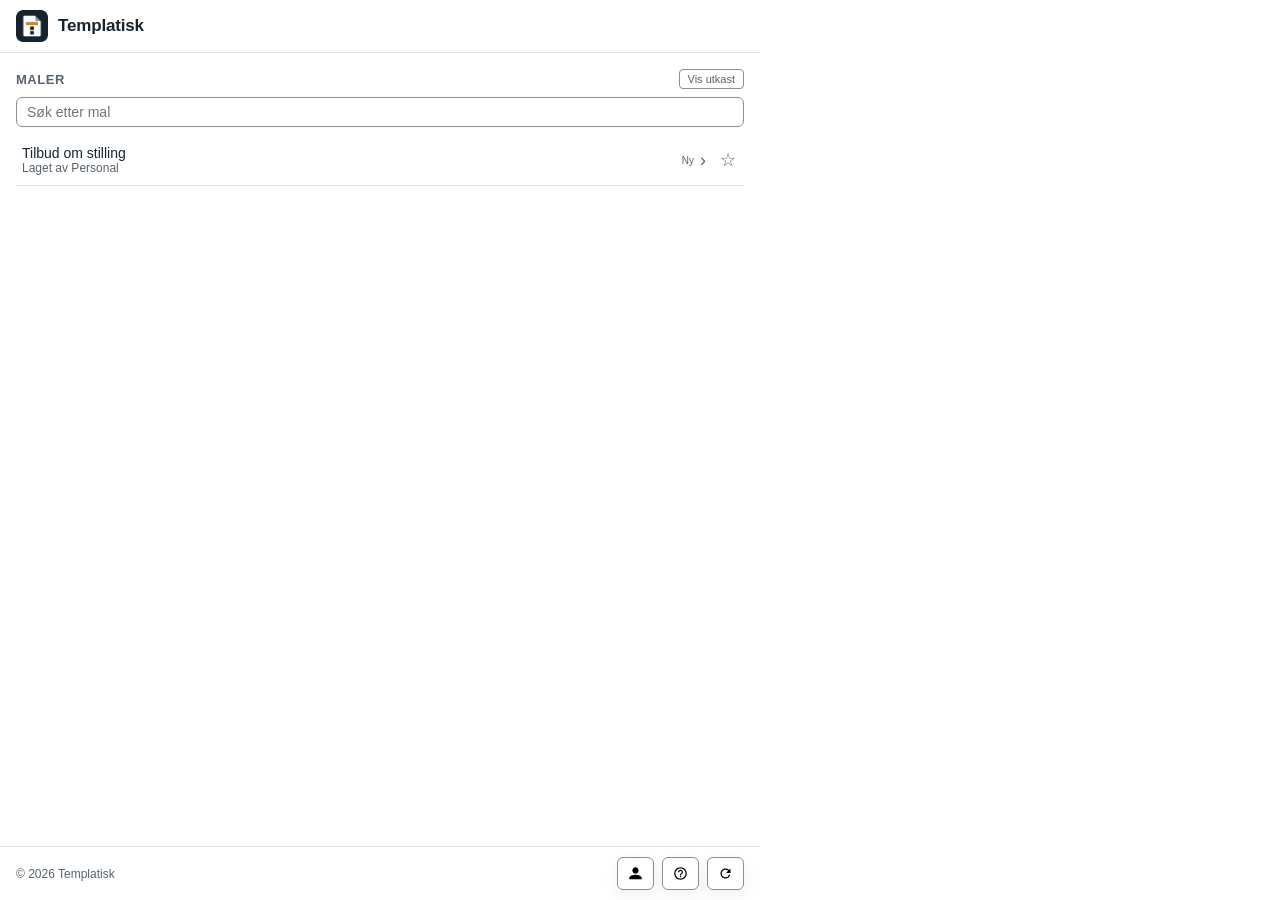
<file: demo/addin.html>
<!DOCTYPE html>
<html lang="nb">
  <head>
    <meta charset="UTF-8" />
    <meta name="viewport" content="width=device-width, initial-scale=1" />
    <title>Templatisk</title>
    <script type="module" crossorigin src="./assets/addin-DGnqxksf.js"></script>
    <link rel="modulepreload" crossorigin href="./assets/store-DtU8zc_7.js">
    <link rel="modulepreload" crossorigin href="./assets/install-d0xnqjpp.js">
  </head>
  <body class="ms-font-m ms-welcome ms-Fabric">
    <div id="container"></div>
  </body>
</html>
</file>
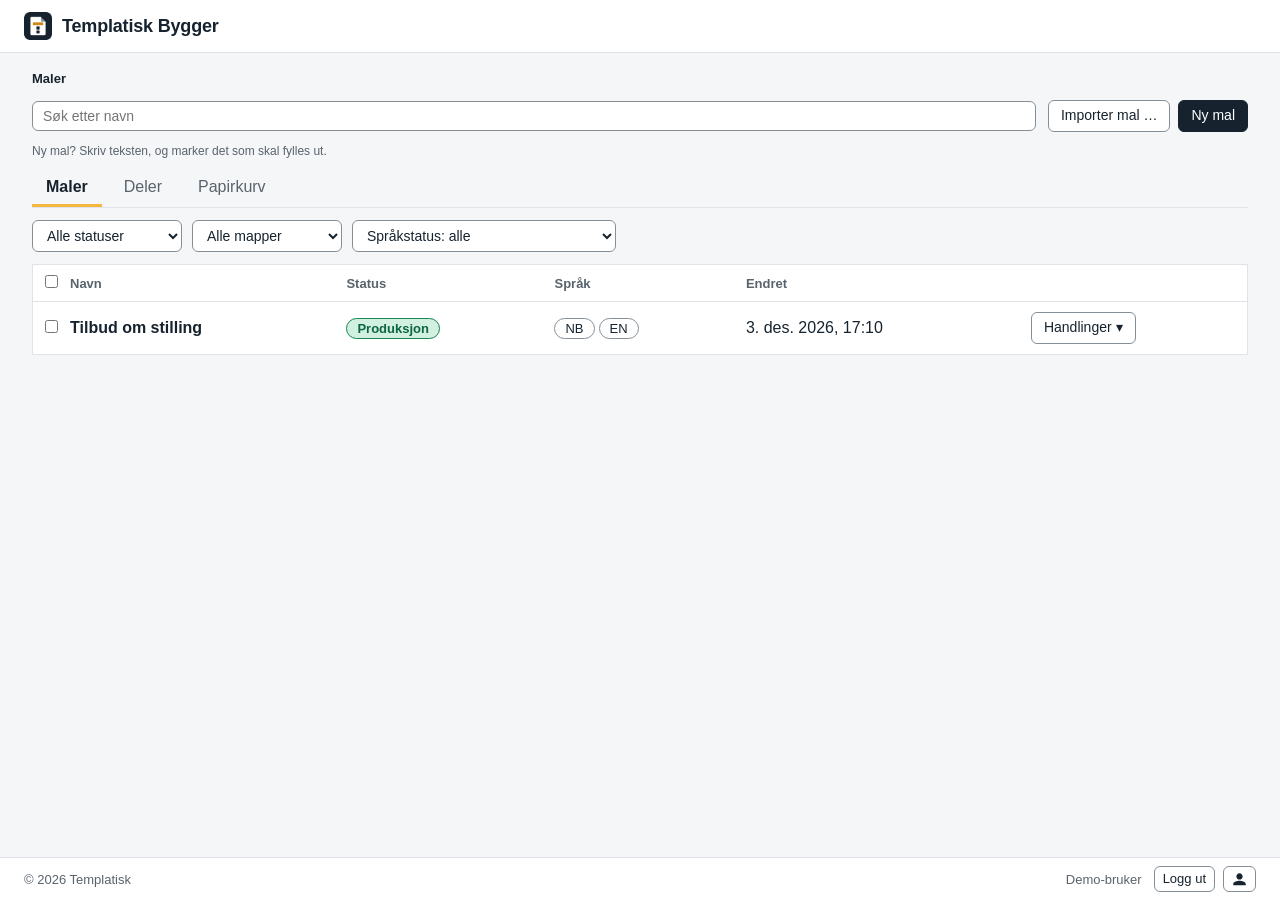
<file: demo/builder.html>
<!DOCTYPE html>
<html lang="nb">
  <head>
    <meta charset="UTF-8" />
    <meta name="viewport" content="width=device-width, initial-scale=1.0" />
    <title>Templatisk Builder</title>
    <!-- Applies the saved theme (THEME_STORAGE_KEY in @templatisk/core) before the page renders, as the real builder's index.html does. -->
    <script>
      (function(){var t=localStorage.getItem("templatisk-theme");if(t==="dark"||(t!=="light"&&window.matchMedia&&matchMedia("(prefers-color-scheme: dark)").matches))document.documentElement.setAttribute("data-theme","dark")})();
    </script>
    <script type="module" crossorigin src="./assets/builder-C533VIfc.js"></script>
    <link rel="modulepreload" crossorigin href="./assets/store-DtU8zc_7.js">
    <link rel="modulepreload" crossorigin href="./assets/ChoiceCombobox-Bq0URER-.js">
    <link rel="modulepreload" crossorigin href="./assets/install-d0xnqjpp.js">
    <link rel="stylesheet" crossorigin href="./assets/builder-Ctw14BVi.css">
  </head>
  <body>
    <div id="root"></div>
  </body>
</html>
</file>
<file: site.css>
:root {
  --bg: #f8f7f4;
  --surface: #ffffff;
  --border: #ddd9d0;
  --text: #16232e;
  --muted: #526070;
  --primary: #16232e;
  --on-primary: #ffffff;
  --accent: #f3b63f;
  --primary-tint: #fdf0cf;
  --text-tag: #8a4b00;
  --text-tag-bg: #fdf0cf;
  --num-tag: #16232e;
  --num-tag-bg: #e6ebf0;
  --date-tag: #2f5d7c;
  --date-tag-bg: #e3eef5;
  --shadow: 0 10px 30px rgba(16, 24, 40, 0.08);
}
@media (prefers-color-scheme: dark) {
  :root {
    --bg: #101a22;
    --surface: #16232e;
    --border: #2e3d4a;
    --text: #e8edf1;
    --muted: #a9b6c2;
    --primary: #f3b63f;
    --on-primary: #16232e;
    --primary-tint: #3a2e12;
    --text-tag: #f3b63f;
    --text-tag-bg: #3a2e12;
    --num-tag: #c5d3df;
    --num-tag-bg: #24343f;
    --date-tag: #8fc1e0;
    --date-tag-bg: #1c3040;
    --shadow: 0 10px 30px rgba(0, 0, 0, 0.35);
  }
}
* { box-sizing: border-box; }
html { scroll-behavior: smooth; }
body {
  margin: 0;
  background: var(--bg);
  color: var(--text);
  font-family: "Segoe UI", system-ui, -apple-system, sans-serif;
  line-height: 1.6;
}
a { color: var(--primary); }
.wrap { max-width: 68rem; margin: 0 auto; padding: 0 1.25rem; }

header.top {
  position: relative;
  display: flex; align-items: center; justify-content: space-between;
  padding: 1.25rem 0;
}
.brand {
  display: flex; align-items: center; gap: 0.6rem;
  font-weight: 700; font-size: 1.2rem; color: var(--text); text-decoration: none;
}
.brand img { display: block; width: 32px; height: 32px; }
nav.links { display: flex; gap: 1.25rem; font-size: 0.95rem; }
nav.links a { color: var(--muted); text-decoration: none; }
nav.links a:hover { color: var(--text); }
.menu-toggle {
  display: none; padding: 0.5rem 0.9rem; border: 1px solid var(--border); border-radius: 8px;
  background: transparent; color: var(--text); font: inherit; font-size: 0.95rem; cursor: pointer;
}
.menu-toggle:focus-visible, nav.links a:focus-visible { outline: 2px solid var(--primary); outline-offset: 2px; }

.hero {
  display: grid; grid-template-columns: 1.05fr 1fr; gap: 3rem; align-items: center;
  padding: 3rem 0 4.5rem;
}
.hero h1 { font-size: clamp(2rem, 4.5vw, 3rem); line-height: 1.15; margin: 0 0 1rem; letter-spacing: -0.02em; }
.hero p.lead { font-size: 1.15rem; color: var(--muted); margin: 0 0 1.75rem; max-width: 34rem; }
.btn {
  display: inline-block; padding: 0.75rem 1.4rem; border-radius: 8px;
  background: var(--primary); color: var(--on-primary); font-weight: 600; text-decoration: none;
}
.btn.ghost { background: transparent; color: var(--primary); border: 1px solid var(--border); }
.hero-actions { display: flex; flex-wrap: wrap; gap: 0.75rem; }
.hero-note { color: var(--muted); font-size: 0.9rem; margin: 1rem 0 0; max-width: 34rem; }
.problems { margin: 0 0 1.5rem; padding-left: 1.25rem; max-width: 46rem; }
.problems li { margin-bottom: 0.6rem; }
.problem-end { max-width: 46rem; font-weight: 600; margin: 0; }
.price-note { max-width: 46rem; color: var(--muted); font-size: 0.9rem; margin: 0.75rem 0 0; }

/* Illustrasjon: et Word-dokument med Templatisk-panelet */
.mock {
  background: var(--surface); border: 1px solid var(--border); border-radius: 12px;
  box-shadow: var(--shadow); overflow: hidden; font-size: 0.85rem;
}
.mock-tabs { display: flex; flex-wrap: wrap; gap: 0.25rem; padding: 0.5rem 0.75rem 0; border-bottom: 1px solid var(--border); }
.mock-tabs button {
  font: inherit; font-size: 0.8rem; color: var(--muted); background: none; cursor: pointer;
  border: 0; border-bottom: 2px solid transparent; padding: 0.4rem 0.6rem;
}
.mock-tabs button[aria-selected="true"] { color: var(--text); font-weight: 600; border-bottom-color: var(--accent); }
.mock-tabs button:focus-visible { outline: 2px solid var(--primary); outline-offset: -2px; }
.mock-body[hidden] { display: none; }
.mock-body { display: grid; grid-template-columns: 1.4fr 1fr; min-height: 300px; }
.doc { padding: 1.25rem 1.4rem; border-right: 1px solid var(--border); }
.doc .line { height: 8px; border-radius: 4px; background: var(--border); margin: 0 0 10px; }
.doc p { margin: 0 0 0.75rem; }
.tag { border-radius: 4px; padding: 0 5px; font-weight: 600; white-space: nowrap; }
.tag.t { color: var(--text-tag); background: var(--text-tag-bg); }
.tag.n { color: var(--num-tag); background: var(--num-tag-bg); }
.tag.d { color: var(--date-tag); background: var(--date-tag-bg); }
.pane { padding: 1rem; background: var(--bg); }
.pane h4 { margin: 0 0 0.75rem; font-size: 0.9rem; }
.field { margin-bottom: 0.6rem; }
.field label { display: block; color: var(--muted); font-size: 0.75rem; }
.field input, .field select {
  display: block; width: 100%; box-sizing: border-box; font: inherit; color: var(--text);
  background: var(--surface); border: 1px solid var(--border); border-radius: 5px; padding: 3px 7px;
}
.field input, .field select { color-scheme: light dark; }
.field input:focus, .field select:focus { outline: 2px solid var(--primary); outline-offset: 1px; }
.pane .btn { font: inherit; font-size: 0.8rem; font-weight: 600; padding: 0.35rem 0.9rem; border: 0; border-radius: 6px; margin-top: 0.25rem; cursor: pointer; }
.pane .link { font: inherit; font-size: 0.8rem; color: var(--primary); background: none; border: 0; padding: 0; margin-left: 0.75rem; cursor: pointer; text-decoration: underline; }
/* Innsatt tekst blinker kort, slik at man ser hva som ble fylt inn */
.filled { border-radius: 4px; animation: filled 1.2s ease-out; }
@keyframes filled { from { background: var(--text-tag-bg); } to { background: transparent; } }
@media (prefers-reduced-motion: reduce) { .filled { animation: none; } }

section.block { padding: 4rem 0; border-top: 1px solid var(--border); }
section.block h2 { font-size: 1.75rem; margin: 0 0 0.5rem; letter-spacing: -0.01em; }
section.block > .wrap > p.sub { color: var(--muted); margin: 0 0 2.25rem; max-width: 40rem; }

.steps { display: grid; grid-template-columns: repeat(2, 1fr); gap: 1.25rem; counter-reset: step; }
.step { background: var(--surface); border: 1px solid var(--border); border-radius: 10px; padding: 1.5rem; }
.step::before {
  counter-increment: step; content: counter(step);
  display: inline-grid; place-items: center; width: 2rem; height: 2rem; border-radius: 50%;
  background: var(--primary-tint); color: var(--primary); font-weight: 700; margin-bottom: 0.75rem;
}
.step h3, .feature h3 { margin: 0 0 0.4rem; font-size: 1.1rem; }
.step p, .feature p { margin: 0; color: var(--muted); }

.features { display: grid; grid-template-columns: repeat(3, 1fr); gap: 2rem 2.5rem; }
.feature-wide { grid-column: 1 / -1; }
.feature ul { margin: 0.6rem 0; padding-left: 1.2rem; color: var(--muted); }
.feature li + li { margin-top: 0.4rem; }
.feature h3::before { content: ""; display: block; width: 28px; height: 4px; border-radius: 2px; background: var(--accent); margin-bottom: 0.8rem; }

.roles { width: 100%; border-collapse: collapse; background: var(--surface); border: 1px solid var(--border); border-radius: 10px; overflow: hidden; }
.roles th, .roles td { text-align: left; padding: 0.85rem 1.1rem; border-bottom: 1px solid var(--border); vertical-align: top; }
.roles tr:last-child td { border-bottom: none; }
.roles th { font-size: 0.85rem; color: var(--muted); font-weight: 600; background: var(--bg); }
.roles td:first-child { font-weight: 600; white-space: nowrap; }

.privacy-title { margin: 3rem 0 0.4rem; font-size: 1.1rem; }
.privacy { margin: 0; color: var(--muted); max-width: 40rem; }
#sikkerhet .feature a { color: var(--primary); }
.start-list { list-style: none; counter-reset: start; margin: 0 0 1.5rem; padding: 0; display: grid; gap: 1rem; max-width: 46rem; }
.start-list li {
  counter-increment: start; background: var(--surface); border: 1px solid var(--border);
  border-radius: 10px; padding: 1.25rem 1.5rem 1.25rem 4rem; position: relative;
}
.start-list li::before {
  content: counter(start); position: absolute; left: 1.25rem; top: 1.2rem;
  display: grid; place-items: center; width: 2rem; height: 2rem; border-radius: 50%;
  background: var(--primary-tint); color: var(--primary); font-weight: 700;
}
.start-list h3 { margin: 0 0 0.3rem; font-size: 1.1rem; }
.start-list p { margin: 0; color: var(--muted); }
.start-note { max-width: 46rem; color: var(--muted); margin: 0; }

.checklist { list-style: none; margin: 0; padding: 0; display: grid; gap: 0.6rem; max-width: 46rem; }
.checklist li {
  position: relative; background: var(--surface); border: 1px solid var(--border);
  border-radius: 10px; padding: 0.9rem 1.25rem 0.9rem 3.25rem;
}
.checklist li::before {
  content: ""; position: absolute; left: 1.2rem; top: 1.1rem; width: 1rem; height: 1rem;
  border: 2px solid var(--muted); border-radius: 4px;
}

.it-box {
  max-width: 46rem; background: var(--surface); border: 1px solid var(--border);
  border-left: 6px solid var(--accent); border-radius: 10px; padding: 1.5rem 1.5rem 1.25rem;
}
.it-box h2 { margin: 0 0 0.5rem; }
.it-box h3 { margin: 1.5rem 0 0.5rem; font-size: 1.1rem; }
.it-box p.sub { margin: 0 0 0.5rem; }
.it-label {
  display: inline-block; margin: 0 0 0.5rem; padding: 0.15rem 0.6rem; border-radius: 999px;
  background: var(--text-tag-bg); color: var(--text-tag); font-size: 0.8rem; font-weight: 700;
  text-transform: uppercase; letter-spacing: 0.04em;
}
.it-lead { margin: 0 0 0.6rem; color: var(--muted); }
.it-steps, .it-list { margin: 0; padding-left: 1.25rem; }
.it-steps li, .it-list li { margin-bottom: 0.6rem; }

.faq { max-width: 46rem; }
.faq-item { background: var(--surface); border: 1px solid var(--border); border-radius: 10px; margin-bottom: 0.75rem; padding: 1rem 1.25rem 1.1rem; }
section.block .faq-item h2 { font-size: 1rem; font-weight: 600; margin: 0 0 0.4rem; }
.faq-item p { margin: 0; color: var(--muted); }

.cta { text-align: center; }
.cta p.sub { margin-left: auto !important; margin-right: auto !important; }

footer { padding: 2rem 0 3rem; color: var(--muted); font-size: 0.9rem; border-top: 1px solid var(--border); }
footer .wrap { display: flex; justify-content: space-between; gap: 1rem; flex-wrap: wrap; }

@media (max-width: 860px) {
  .hero { grid-template-columns: 1fr; gap: 2.5rem; padding-top: 1.5rem; }
  .steps, .features { grid-template-columns: 1fr; }
  .menu-toggle { display: inline-block; }
  nav.links {
    display: none; position: absolute; top: 100%; right: 0; z-index: 10;
    flex-direction: column; gap: 0; min-width: 14rem; padding: 0.5rem;
    background: var(--bg); border: 1px solid var(--border); border-radius: 12px; box-shadow: var(--shadow);
  }
  nav.links.open { display: flex; }
  nav.links a { padding: 0.65rem 0.75rem; }
}
@media (max-width: 480px) {
  .mock-body { grid-template-columns: 1fr; }
  .doc { border-right: none; border-bottom: 1px solid var(--border); }
  .roles td:first-child { white-space: normal; }
}
.page-head { padding-top: 1.5rem; }
.page-head h1 { font-size: clamp(1.9rem, 4vw, 2.6rem); line-height: 1.15; margin: 0 0 0.5rem; letter-spacing: -0.02em; }
.page-head p { color: var(--muted); max-width: 40rem; margin: 0 0 2rem; }
.teaser-link { margin: 1.5rem 0 0; }
nav.links a[aria-current="page"] { color: var(--text); font-weight: 600; }

.skip-link {
  position: absolute; left: 0.75rem; top: -4rem; z-index: 100;
  padding: 0.6rem 1rem; border-radius: 8px;
  background: var(--primary); color: var(--on-primary); font-weight: 600; text-decoration: none;
}
.skip-link:focus { top: 0.75rem; }
main:focus { outline: none; }

/* A long title, such as «Tilgjengelighetserklæring», must wrap on a narrow phone rather than scroll. */
.page-head h1 { overflow-wrap: anywhere; hyphens: auto; }

/* Running text on pages such as the accessibility statement. */
.prose { max-width: 46rem; }
.prose h2 { font-size: 1.35rem; margin: 2.25rem 0 0.5rem; }
.prose ul { padding-left: 1.25rem; }
.prose li { margin-bottom: 0.4rem; }
</file>
<file: demo/assets/index-Bazj_YNM.css>
:root{--bg: #f8f9fa;--surface: #ffffff;--border: #dee2e6;--text: #212529;--muted: #5c636a;--primary: #0a58ca;--primary-tint: #e7f0ff;--shadow: 0 10px 30px rgba(16, 24, 40, .08)}@media(prefers-color-scheme:dark){:root{--bg: #1a1d21;--surface: #25292e;--border: #3a4048;--text: #e2e8f0;--muted: #a3b0c4;--primary: #82b4f7;--primary-tint: #1e3a5f;--shadow: 0 10px 30px rgba(0, 0, 0, .35)}}*{box-sizing:border-box}body{margin:0;background:var(--bg);color:var(--text);font-family:Segoe UI,system-ui,-apple-system,sans-serif;line-height:1.6}a{color:var(--primary)}.wrap{max-width:68rem;margin:0 auto;padding:0 1.25rem}header.top{display:flex;align-items:center;justify-content:space-between;padding:1.25rem 0}.brand{display:flex;align-items:center;gap:.6rem;font-weight:700;font-size:1.2rem;color:var(--text);text-decoration:none}.brand img{display:block;width:32px;height:32px}.back{color:var(--muted);text-decoration:none;font-size:.95rem}.back:hover{color:var(--text)}.intro{padding:2rem 0 1.5rem}.intro h1{font-size:clamp(2rem,4.5vw,3rem);line-height:1.15;margin:0 0 1rem;letter-spacing:-.02em}.intro .lead{font-size:1.15rem;color:var(--muted);max-width:44rem;margin:0 0 1.25rem}.btn{display:inline-block;padding:.6rem 1.2rem;border-radius:8px;font:inherit;font-weight:600;cursor:pointer;background:var(--primary);color:var(--surface);border:0}.btn.ghost{background:transparent;color:var(--primary);border:1px solid var(--border)}.demo-step{padding:2.5rem 0;border-top:1px solid var(--border)}.demo-step h2{display:flex;align-items:center;gap:.75rem;font-size:1.75rem;margin:0 0 .5rem;letter-spacing:-.01em}.num{display:inline-grid;place-items:center;width:2rem;height:2rem;border-radius:50%;background:var(--primary-tint);color:var(--primary);font-size:1rem;font-weight:700}.sub{color:var(--muted);margin:0 0 1.5rem;max-width:46rem}.window{background:var(--surface);border:1px solid var(--border);border-radius:12px;box-shadow:var(--shadow);overflow:hidden}.window-bar,.word-title{display:flex;align-items:center;gap:6px;padding:10px 12px;border-bottom:1px solid var(--border)}.window-bar span,.word-title span{width:10px;height:10px;border-radius:50%;background:var(--border)}.window-bar em,.word-title em{margin-left:.5rem;font-style:normal;font-size:.8rem;color:var(--muted)}.window-hint{margin:0;padding:.5rem 1rem;border-bottom:1px solid var(--border);background:var(--primary-tint);color:var(--text);font-size:.9rem}.builder-frame{display:block;width:100%;height:760px;border:0;background:#fff}.word{background:var(--surface);border:1px solid var(--border);border-radius:12px;box-shadow:var(--shadow);overflow:hidden}.word-title{justify-content:flex-start}.word-ribbon{display:flex;gap:1.25rem;padding:.4rem 1rem;border-bottom:1px solid var(--border);font-size:.85rem;color:var(--muted)}.word-ribbon .active{color:var(--primary);font-weight:600;box-shadow:inset 0 -2px 0 var(--primary)}.word-tools{display:flex;align-items:center;gap:1rem;padding:.5rem 1rem;border-bottom:1px solid var(--border);font-size:.85rem;color:var(--muted);background:var(--bg)}.tool-templatisk{display:inline-flex;align-items:center;gap:.4rem;margin-left:auto;padding:.15rem .7rem;border:1px solid var(--primary);border-radius:6px;color:var(--primary);background:var(--primary-tint);font-weight:600}.tool-templatisk img{width:16px;height:16px}.word-body{display:grid;grid-template-columns:1fr 380px;height:720px}.word-canvas{overflow-y:auto;padding:1.5rem;background:var(--bg)}.paper{min-height:100%;max-width:36rem;margin:0 auto;padding:2.5rem 3rem;background:#fff;color:#212529;box-shadow:var(--shadow);font-family:Calibri,Segoe UI,system-ui,sans-serif;font-size:.95rem;line-height:1.5;outline:none}.paper h1{font-size:1.6rem;margin:0 0 .75rem}.paper p{margin:0 0 .75rem}.paper:has(>p:only-child>br:only-child):before{content:"Tomt dokument. Fyll ut skjemaet og trykk Sett inn, så vises teksten her.";display:block;margin-bottom:.75rem;color:#6c757d;font-style:italic}.paper .inserted{border-radius:4px;animation:inserted 1.4s ease-out}.paper .inserted+.inserted{margin-top:1.5em}@keyframes inserted{0%{background:#fff3e0}to{background:transparent}}@media(prefers-reduced-motion:reduce){.paper .inserted{animation:none}}.addin-frame{display:block;width:100%;height:100%;border:0;border-left:1px solid var(--border);background:#fff}.mobile-shots{display:none}.mobile-shots figure{margin:1.5rem 0 0}.mobile-shots img{display:block;width:100%;height:auto;border:1px solid var(--border);border-radius:12px}.mobile-shots figcaption{color:var(--muted);font-size:.9rem;margin-top:.75rem}.small-screen-note{display:none;padding:1rem;border:1px solid var(--border);border-radius:8px;background:var(--surface);color:var(--muted)}footer{padding:2rem 0 3rem;color:var(--muted);font-size:.9rem;border-top:1px solid var(--border)}footer .wrap{display:flex;justify-content:space-between;gap:1rem;flex-wrap:wrap}@media(max-width:860px){.small-screen-note{display:block}.mobile-shots{display:block;margin-top:1.5rem}.demo-step,.reset-row{display:none}}
</file>
<file: demo/assets/builder-Ctw14BVi.css>
:root{--ink: #16232e;--amber: #f3b63f;--bg: #f5f6f7;--surface: #ffffff;--border: #e0e4e8;--text: #16232e;--primary: var(--ink);--primary-hover: #2b3b48;--on-primary: #ffffff;--muted: #59636d;--input-border: #868f98;--focus-ring: #16232e;--primary-on-tint: #16232e;--selected-bg: #fdf3dc;--hover-bg: #eef0f2;--danger: #b42318;--danger-bg: #fef3f2;--success: #17803d;--text-xs: .75rem;--text-sm: .8125rem;--text-md: .875rem;--text-lg: 1rem;--text-xl: 1.125rem;--radius-sm: 4px;--radius: 6px;--radius-lg: 10px;--shadow-popup: 0 4px 16px rgba(22, 35, 46, .12);--shadow-panel: -4px 0 24px rgba(22, 35, 46, .12)}[data-theme=dark]{--bg: #151b21;--surface: #1d252c;--border: #323e48;--text: #e4e8ec;--primary: var(--amber);--primary-hover: #f6c768;--on-primary: #16232e;--muted: #9aa6b1;--input-border: #6f7d89;--focus-ring: #f3b63f;--primary-on-tint: #fbe3b0;--selected-bg: #3a3019;--hover-bg: #26303a;--danger: #f97066;--danger-bg: #3a1a1a;--success: #4ade80;--shadow-popup: 0 4px 16px rgba(0, 0, 0, .4);--shadow-panel: -4px 0 24px rgba(0, 0, 0, .4);color-scheme:dark}*{box-sizing:border-box;margin:0;padding:0}body{font-family:-apple-system,BlinkMacSystemFont,Segoe UI,sans-serif;background:var(--bg);color:var(--text);font-size:16px}.app{height:100vh;display:flex;flex-direction:column;overflow:hidden}.app-body{flex:1;display:flex;overflow:hidden}.tree-language{font-size:var(--text-xs);font-weight:700;line-height:1.4;color:var(--ink);background:color-mix(in srgb,var(--amber) 55%,transparent);border-radius:var(--radius-sm);padding:0 5px;margin-left:6px;flex-shrink:0}.context-menu{position:fixed;z-index:1000;background:var(--surface);border:1px solid var(--border);border-radius:var(--radius);box-shadow:var(--shadow-popup);padding:4px;min-width:160px}.context-menu-item{display:block;width:100%;text-align:left;padding:7px 10px;border:none;border-radius:var(--radius-sm);background:none;cursor:pointer;font-size:var(--text-md);color:var(--text)}.context-menu-item:hover{background:var(--hover-bg)}.context-menu-item.danger{color:var(--danger)}.context-menu-item.danger:hover{background:var(--danger-bg)}.rename-input{flex:1;padding:1px 5px;border:1px solid var(--primary);border-radius:3px;font-size:.875rem;outline:none;background:var(--surface);min-width:0}.meta-versions-btn{align-self:flex-start;margin-top:6px}.app-header{background:var(--surface);border-bottom:1px solid var(--border);padding:12px 24px;display:flex;align-items:center;gap:10px}.app-header-icon{width:28px;height:28px;object-fit:contain;border-radius:4px;flex-shrink:0}.app-header h1{font-size:var(--text-xl);font-weight:700;letter-spacing:-.01em}.app-header-admin{margin-left:auto}.app-main{flex:1;padding:0 32px 28px;overflow-y:auto;min-width:0}.meta-field{display:flex;flex-direction:column;gap:5px}.meta-label{font-size:var(--text-sm);font-weight:600;color:var(--text);padding:0}.meta-input{padding:6px 10px;border:1px solid var(--input-border);border-radius:var(--radius);font-size:var(--text-md);font-family:inherit;outline:none;background:var(--surface);color:var(--text)}.meta-textarea{font-family:inherit;resize:vertical}.meta-input:focus{border-color:var(--primary)}.meta-input[readonly]{background:var(--bg);border-style:dashed}.meta-value{font-size:var(--text-md);color:var(--text)}.meta-note{font-size:var(--text-xs);color:var(--muted)}.meta-fieldset{border:0;margin:0;padding:0;min-width:0}.meta-checks{display:flex;flex-wrap:wrap;gap:4px 16px}.meta-check{display:flex;align-items:center;gap:6px;font-size:var(--text-md)}.meta-check input,.tag-edit-popup-check input{accent-color:var(--primary)}.translation-make-original{align-self:flex-start}.translation-is-original{display:flex;align-items:baseline;gap:6px}.translation-is-original .tree-language{margin-left:0;font-style:normal}.meta-sublabel{margin-top:4px;font-size:var(--text-sm);font-weight:500;color:var(--muted)}.meta-subfield{display:flex;flex-direction:column;gap:2px;margin-top:2px}.people-picker{display:flex;flex-direction:column;gap:4px;position:relative}.people-chips{list-style:none;margin:0;padding:0;display:flex;flex-direction:column;gap:4px}.people-chip,.people-result{display:flex;align-items:center;gap:8px;padding:4px 6px;border-radius:5px}.people-chip{border:1px solid var(--border);background:var(--surface)}.people-avatar{flex:none;width:28px;height:28px;border-radius:50%;overflow:hidden;display:inline-flex;align-items:center;justify-content:center;background:var(--selected-bg);color:var(--muted)}.people-avatar img{width:100%;height:100%;object-fit:cover}.people-text{display:flex;flex-direction:column;min-width:0;flex:1}.people-name,.people-email{overflow:hidden;text-overflow:ellipsis;white-space:nowrap}.people-name{font-size:.85rem;color:var(--text)}.people-email{font-size:.75rem;color:var(--muted)}.people-remove{flex:none;border:none;background:none;color:var(--muted);cursor:pointer;padding:4px 6px;border-radius:4px}.people-remove:hover{color:var(--text);background:var(--bg)}.people-results{list-style:none;margin:0;padding:4px;border:1px solid var(--input-border);border-radius:5px;background:var(--surface);box-shadow:0 4px 12px #0000001f;max-height:260px;overflow-y:auto}.people-result{cursor:pointer}.people-result:hover,.people-result.active{background:var(--selected-bg)}.people-status{margin:0;font-size:.75rem;color:var(--muted)}.status-msg{font-size:var(--text-sm);color:var(--success)}.status-msg:empty{display:none}.status-msg--error{display:inline-flex;align-items:center;gap:4px;color:var(--danger)}.status-msg-close{background:none;border:none;cursor:pointer;color:inherit;padding:2px 6px;border-radius:var(--radius)}.status-msg-close:hover{background:var(--danger-bg)}.editor-wrapper{border:1px solid var(--border);border-radius:var(--radius-lg);background:var(--surface);margin-top:16px}.toolbar-sticky-container{position:sticky;top:0;z-index:20;margin:0 -32px;padding:0 32px;background:var(--bg);border-bottom:1px solid var(--border)}.toolbar{display:flex;align-items:center;gap:4px;padding:8px 0;flex-wrap:wrap;background:var(--bg)}.toolbar-group{display:flex;flex-wrap:wrap;gap:2px}.toolbar-divider{width:1px;height:22px;background:var(--border);margin:0 6px}.toolbar button{padding:4px 7px;border:1px solid transparent;border-radius:var(--radius-sm);background:none;cursor:pointer;font-size:var(--text-md);font-weight:600;color:var(--text);line-height:1.4;transition:background-color .12s}.toolbar button:hover{background:var(--hover-bg)}.toolbar button.active{background:var(--selected-bg);border-color:color-mix(in srgb,var(--amber) 70%,transparent);color:var(--primary-on-tint)}.toolbar .tag-btn{display:inline-flex;align-items:center;gap:6px;font-weight:500;border:1px solid var(--input-border);background:var(--surface);padding:3px 8px;font-size:var(--text-sm)}.toolbar .tag-btn:before{content:"";width:8px;height:8px;border-radius:50%;background:var(--tag-color);flex-shrink:0}.toolbar .tag-btn:hover{background:var(--hover-bg);border-color:var(--input-border)}.editor-content{padding:24px 28px;min-height:420px;cursor:text}.editor-content .tiptap{outline:none;min-height:380px;line-height:1.7}.toolbar.toolbar-context{background:var(--bg);border-top:1px solid var(--border)}.toolbar .danger-btn{color:var(--danger)}.toolbar .danger-btn:hover{background:var(--danger-bg)}.editor-content .tiptap p{margin-bottom:.8em}.editor-content .tiptap h1{font-size:1.7em;font-weight:700;margin:.6em 0 .4em}.editor-content .tiptap h2{font-size:1.35em;font-weight:600;margin:.6em 0 .4em}.editor-content .tiptap h3{font-size:1.1em;font-weight:600;margin:.6em 0 .4em}.editor-content .tiptap ul,.editor-content .tiptap ol{padding-left:1.5em;margin-bottom:.8em}.editor-content .tiptap li{margin-bottom:.2em}.editor-content .tiptap p.is-editor-empty:first-child:before{content:attr(data-placeholder);color:var(--muted);pointer-events:none;float:left;height:0}.editor-content .tiptap table{border-collapse:collapse;width:100%;margin-bottom:.8em;font-size:.95em}.editor-content .tiptap th,.editor-content .tiptap td{border:1px solid var(--border);padding:6px 10px;vertical-align:top;min-width:60px}.editor-content .tiptap th{background:var(--bg);font-weight:600;text-align:left}.editor-content .tiptap .selectedCell{background:var(--selected-bg)}.editor-content .tiptap table.tbl-table-normal th,.editor-content .tiptap table.tbl-table-normal td{border:1px dotted #adb5bd}.editor-content .tiptap table.tbl-table-normal th{background:none}.editor-content .tiptap table.tbl-light-list th,.editor-content .tiptap table.tbl-light-list td{border:none;border-bottom:1px solid var(--border)}.editor-content .tiptap table.tbl-light-list th{background:var(--bg);border-bottom:2px solid #adb5bd}.table-popup{position:fixed;z-index:1000;background:var(--surface);border:1px solid var(--border);border-radius:var(--radius-lg);box-shadow:var(--shadow-popup);padding:12px;display:flex;flex-direction:column;gap:8px}.table-grid{display:grid;grid-template-columns:repeat(5,24px);grid-template-rows:repeat(5,24px);gap:3px}.table-grid-cell{width:24px;height:24px;border:1.5px solid var(--border);border-radius:3px;cursor:pointer;transition:background .08s,border-color .08s}.table-grid-cell.highlighted{background:var(--selected-bg);border-color:var(--primary)}.table-grid-label{font-size:.8rem;color:var(--muted);text-align:center}.tag-popup{position:fixed;z-index:1000;background:var(--surface);border:1px solid var(--border);border-radius:var(--radius-lg);box-shadow:var(--shadow-popup);padding:14px;width:240px;display:flex;flex-direction:column;gap:10px}.tag-popup-title{font-size:var(--text-sm);font-weight:600;color:var(--text);display:flex;align-items:center;gap:6px}.tag-popup-dot{width:8px;height:8px;border-radius:50%;flex-shrink:0}.tag-popup-input{width:100%;padding:6px 10px;border:1px solid var(--input-border);border-radius:var(--radius);font-size:var(--text-md);font-family:inherit;outline:none;background:var(--surface);color:var(--text)}.tag-popup-input:focus{border-color:var(--primary)}.tag-popup-actions{display:flex;justify-content:flex-end;gap:6px}.webgui-footer{border-top:1px solid var(--border);background:var(--surface);padding:8px 24px;flex-shrink:0}.footer-content{display:flex;justify-content:space-between;align-items:center}.footer-copy{font-size:var(--text-sm);color:var(--muted);margin:0}.footer-controls{display:flex;align-items:center;gap:8px;font-size:var(--text-sm)}.footer-account{color:var(--muted);margin-right:4px}.settings-panel.settings-panel--medium{width:fit-content;min-width:min(400px,100vw);max-width:min(520px,100vw)}.settings-panel.event-log-panel{width:fit-content;min-width:min(400px,100vw);max-width:min(900px,100vw)}.panel-resize-handle{position:absolute;top:0;bottom:0;left:-3px;width:6px;cursor:ew-resize;touch-action:none;z-index:1}.panel-resize-handle:hover,.panel-resize-handle:focus-visible{background:var(--amber)}.event-log-filters{display:flex;flex-wrap:wrap;gap:8px;margin-bottom:12px}.event-log-filters select,.event-log-filters input{padding:5px 8px;font-size:var(--text-md);font-family:inherit;border:1px solid var(--input-border);border-radius:var(--radius);background:var(--surface);color:var(--text)}.event-log-filters input{flex:1;min-width:180px}.event-log-table{width:100%;border-collapse:collapse;font-size:var(--text-sm);font-variant-numeric:tabular-nums}.event-log-table th,.event-log-table td{padding:6px 8px;border-bottom:1px solid var(--border);text-align:left;vertical-align:top}.event-log-table th{font-weight:600;white-space:nowrap;color:var(--muted)}.event-log-table td:first-child{white-space:nowrap}.event-log-failed td{color:#b02a37}.event-log-error{color:#b02a37;font-size:.85rem}.diagnostics-list{list-style:none;margin:0;padding:0}.diagnostics-item{display:flex;gap:12px;padding:10px 0;border-bottom:1px solid var(--border)}.diagnostics-status{flex:none;width:22px;height:22px;border-radius:50%;display:flex;align-items:center;justify-content:center;font-weight:700;font-size:var(--text-sm);color:#fff;background:var(--muted)}.diagnostics-ok .diagnostics-status{background:var(--success)}.diagnostics-warning .diagnostics-status{background:#b45309}.diagnostics-problem .diagnostics-status{background:var(--danger)}.diagnostics-label{font-weight:600}.diagnostics-message{color:var(--muted);font-size:var(--text-sm);overflow-wrap:anywhere}.settings-warning,.meta-warning{margin:6px 0 0;padding:8px 10px;border-left:3px solid #b45309;background:#fff7ed;color:#7c2d12;font-size:.8rem;border-radius:0 4px 4px 0}[data-theme=dark] .settings-warning,[data-theme=dark] .meta-warning{background:#2b1d10;color:#fed7aa;border-left-color:#f59e0b}.event-log-more{margin-top:12px;align-self:flex-start}[data-theme=dark] .event-log-failed td,[data-theme=dark] .event-log-error{color:#f1aeb5}.settings-overlay{position:fixed;top:0;right:0;bottom:0;left:0;background:#16232e4d;z-index:2000}.settings-panel{position:absolute;top:0;right:0;bottom:0;width:400px;background:var(--surface);border-left:1px solid var(--border);box-shadow:var(--shadow-panel);display:flex;flex-direction:column}.settings-header-title{display:flex;align-items:baseline;gap:10px}.settings-header{display:flex;align-items:center;justify-content:space-between;padding:16px 20px;border-bottom:1px solid var(--border);flex-shrink:0}.settings-title{font-weight:700;font-size:var(--text-lg)}.settings-close{background:none;border:none;cursor:pointer;font-size:var(--text-lg);color:var(--muted);width:30px;height:30px;border-radius:var(--radius)}.settings-close:hover{background:var(--hover-bg);color:var(--text)}.settings-body{flex:1;overflow-y:auto;padding:20px;display:flex;flex-direction:column}.settings-placeholder{font-size:var(--text-md);color:var(--muted)}.settings-section{margin-bottom:28px}.lang-option-group{display:flex;gap:6px}.lang-option-btn{padding:4px 14px;font-size:.8rem;font-weight:600;border-radius:5px;border:1px solid var(--input-border);background:var(--bg);color:var(--muted);cursor:pointer;transition:border-color .15s,background .15s,color .15s}.lang-option-btn.active{border-color:var(--primary);background:var(--primary);color:var(--on-primary)}.lang-option-btn:disabled{opacity:.45;cursor:not-allowed}.lang-option-btn:not(:disabled):not(.active):hover{border-color:var(--primary);color:var(--primary)}.settings-section-header{display:flex;align-items:center;justify-content:space-between;margin-bottom:6px}.settings-section-title{font-weight:600;font-size:var(--text-md);margin:0}.settings-save-msg{font-size:var(--text-sm);color:var(--success)}.settings-section-note{font-size:var(--text-sm);color:var(--muted);margin:0 0 12px}.status-add-btn{font-size:.85rem;padding:6px 10px;border-radius:5px;background:none;border:1px dashed var(--border);cursor:pointer;color:var(--muted);width:100%;text-align:left}.status-add-btn:hover{border-color:var(--primary);color:var(--primary)}.status-add-label{display:flex;flex-direction:column;font-size:.8rem;color:var(--muted);margin-bottom:8px;gap:4px}.status-add-input{padding:5px 8px;border:1px solid var(--input-border);border-radius:4px;font-size:.875rem;background:var(--bg);color:var(--text)}.status-add-input:focus{outline:none;border-color:var(--primary)}.lang-option-custom{display:inline-flex;align-items:center;gap:2px}.lang-option-remove{background:none;border:none;cursor:pointer;color:var(--muted);font-size:.7rem;padding:1px 3px;line-height:1;border-radius:3px}.lang-option-remove:hover{color:var(--danger)}.lang-add-btn{margin-top:10px}.lang-wizard{margin-top:12px;border:1px solid var(--border);border-radius:6px;overflow:hidden}.lang-wizard-header{display:flex;align-items:center;justify-content:space-between;padding:8px 12px;background:var(--surface);border-bottom:1px solid var(--border)}.lang-wizard-title{font-size:.875rem;font-weight:600}.lang-wizard-step{display:flex;gap:12px;padding:12px;border-bottom:1px solid var(--border)}.lang-wizard-step:last-child{border-bottom:none}.lang-wizard-num{flex-shrink:0;width:22px;height:22px;border-radius:50%;background:var(--primary);color:var(--on-primary);font-size:var(--text-xs);font-weight:700;display:flex;align-items:center;justify-content:center}.lang-wizard-body{flex:1}.lang-wizard-body strong{font-size:.875rem;display:block;margin-bottom:4px}.lang-wizard-file{display:block;margin-top:8px;font-size:.8rem}.lang-wizard-error{margin-top:8px;padding:6px 10px;border-radius:4px;background:#fff1f2;border:1px solid #f5c2c7;color:#dc3545;font-size:.8rem}:root{--part-border: #c084fc;--part-bg: #faf5ff;--part-header-bg: #f3e8ff;--part-header-hover: #ede9fe;--part-text: #7e22ce;--part-divider: #e9d5ff}[data-theme=dark]{--part-border: #9061c2;--part-bg: #241d2e;--part-header-bg: #2e2340;--part-header-hover: #382a4e;--part-text: #d8b4fe;--part-divider: #3f2f55}.part-node{border:1.5px solid var(--part-border);border-radius:var(--radius);background:var(--part-bg);margin:6px 0;overflow:hidden}.part-node-header{display:flex;align-items:center;gap:8px;padding:6px 12px;cursor:pointer;-webkit-user-select:none;user-select:none;background:var(--part-header-bg)}.part-node-header:hover{background:var(--part-header-hover)}.part-node-chevron{font-size:.7rem;color:var(--part-text)}.part-node-name{font-weight:600;font-size:var(--text-md);color:var(--part-text);flex:1}.part-node-badge{font-size:var(--text-xs);background:var(--part-text);color:var(--part-bg);padding:1px 6px;border-radius:10px}.part-node-body{padding:12px 16px;border-top:1px solid var(--part-divider);pointer-events:none;opacity:.85}.part-node-loading{color:var(--part-text);font-size:var(--text-sm)}.part-node-error{color:var(--danger);font-size:var(--text-sm)}.radio-node{border:1.5px solid var(--primary);border-radius:var(--radius);background:var(--surface);margin:6px 0;overflow:hidden}.radio-node-header{display:flex;align-items:center;gap:8px;padding:6px 12px;-webkit-user-select:none;user-select:none;background:var(--selected-bg)}.radio-node-header:hover{background:var(--hover-bg)}.radio-node-chevron{font-size:.7rem;color:var(--primary-on-tint);cursor:pointer}.radio-node-name{font-weight:600;font-size:var(--text-md);color:var(--primary-on-tint);flex:1;cursor:pointer}.radio-node-badge{font-size:.7rem;background:var(--primary);color:var(--on-primary);padding:1px 6px;border-radius:10px}.radio-node-edit-btn{border:none;background:none;cursor:pointer;font-size:var(--text-sm);color:var(--primary-on-tint);padding:2px 5px;border-radius:4px;line-height:1}.radio-node-edit-btn:hover{background:var(--hover-bg)}.radio-node-options{list-style:none;padding:8px 12px;display:flex;flex-direction:column;gap:4px;border-top:1px solid var(--hover-bg)}.radio-node-option{display:flex;align-items:center;gap:8px;font-size:.825rem}.radio-node-option-num{color:var(--muted);font-size:.75rem}.radio-node-option-name{font-weight:500;color:var(--primary-on-tint)}.radio-inline{display:inline-flex;align-items:center;gap:4px;border:1.5px solid var(--primary);border-radius:var(--radius-sm);background:var(--selected-bg);padding:0 2px 0 7px;font-size:.85em;white-space:nowrap;vertical-align:baseline;cursor:default}.radio-inline-name{font-weight:600;color:var(--primary-on-tint)}.radio-source-popup{min-width:180px}.radio-source-list-title{margin:10px 0 4px;font-size:.8rem;color:var(--muted)}.radio-source-lists{list-style:none;padding:0;margin:0;max-height:160px;overflow-y:auto}.radio-source-item{display:block;width:100%;text-align:left;padding:7px 10px;border:none;background:none;cursor:pointer;font-size:.875rem;color:var(--text);border-radius:4px}.radio-source-item:hover{background:var(--selected-bg);color:var(--primary-on-tint)}.radio-modal-overlay{position:fixed;top:0;right:0;bottom:0;left:0;background:#0006;z-index:500;display:flex;align-items:center;justify-content:center}.radio-modal{background:var(--surface);border-radius:10px;box-shadow:0 20px 60px #00000040;width:90vw;max-width:1060px;height:80vh;display:flex;flex-direction:column;overflow:hidden}.radio-modal-header{display:flex;align-items:center;gap:12px;padding:12px 18px;border-bottom:1px solid var(--border);flex-shrink:0}.radio-modal-names{padding:0 18px;border-bottom:1px solid var(--border);flex-shrink:0}.radio-modal-names:empty{display:none}.radio-modal-title{font-weight:700;font-size:.875rem;color:var(--primary-on-tint);white-space:nowrap;text-transform:uppercase;letter-spacing:.04em}.radio-modal-label-input{flex:1;padding:6px 10px;border:1px solid var(--input-border);border-radius:6px;font-size:.9rem;outline:none;font-family:inherit;font-weight:500}.radio-modal-label-input:focus{border-color:var(--focus-ring)}.radio-modal-close{width:28px;height:28px;border:none;background:none;cursor:pointer;font-size:1rem;color:var(--muted);border-radius:4px;display:flex;align-items:center;justify-content:center}.radio-modal-close:hover{background:var(--bg);color:var(--text)}.radio-modal-body{flex:1;display:flex;overflow:hidden}.radio-modal-sidebar{width:220px;flex-shrink:0;border-right:1px solid var(--border);display:flex;flex-direction:column;padding:10px;gap:4px;overflow-y:auto}.radio-modal-sidebar-header{font-size:.72rem;font-weight:600;color:var(--muted);text-transform:uppercase;letter-spacing:.05em;padding:4px 2px 8px}.radio-modal-option-row{display:flex;align-items:center;gap:5px;padding:5px 6px;border-radius:6px;cursor:pointer;border:1px solid transparent}.radio-modal-option-row:hover{background:var(--bg)}.radio-modal-option-row.active{border-color:var(--primary);background:var(--selected-bg)}.radio-modal-option-num{font-size:.72rem;font-weight:700;color:var(--primary-on-tint);width:14px;flex-shrink:0}.radio-modal-option-label{flex:1;font-size:.875rem;min-width:0;overflow:hidden;text-overflow:ellipsis;white-space:nowrap;-webkit-user-select:none;user-select:none}.radio-modal-option-placeholder{color:var(--muted);font-style:italic}.radio-modal-option-name-edit{flex:1;border:1px solid var(--focus-ring);border-radius:3px;background:var(--surface);color:var(--text);outline:none;font-size:.875rem;padding:1px 4px;min-width:0}.radio-option-context-menu{position:fixed;z-index:9999;background:var(--bg);border:1px solid var(--border);border-radius:6px;box-shadow:0 4px 12px #00000026;padding:4px 0;min-width:120px}.radio-option-context-item{display:block;width:100%;text-align:left;border:none;background:none;padding:6px 14px;font-size:.875rem;cursor:pointer;color:var(--text)}.radio-option-context-item:hover:not(:disabled){background:var(--border)}.radio-option-context-item--danger{color:var(--danger)}.radio-option-context-item--danger:hover:not(:disabled){background:var(--danger-bg)}.radio-option-context-item:disabled{opacity:.4;cursor:not-allowed}.radio-modal-add-option{padding:6px;border:1px dashed var(--border);border-radius:6px;background:none;cursor:pointer;font-size:.8rem;color:var(--muted);text-align:center;margin-top:4px}.radio-modal-add-option:hover{background:var(--bg);color:var(--text)}.radio-modal-list-source{display:flex;flex-direction:column;gap:4px;margin-top:8px;padding-top:8px;border-top:1px solid var(--border)}.radio-modal-list-source-heading{font-size:.8rem}.radio-modal-list-source-hint{font-size:.72rem;color:var(--text-muted, var(--text));margin:0}.radio-modal-list-source-select{font-size:.8rem;padding:5px 6px;border:1px solid var(--input-border);border-radius:6px;background:var(--surface);color:var(--text)}.radio-modal-list-source-btn{padding:5px;border:1px solid var(--input-border);border-radius:6px;background:none;cursor:pointer;font-size:.8rem;color:var(--text)}.radio-modal-list-source-btn:hover:not(:disabled){background:var(--bg)}.radio-modal-list-source-btn:disabled{opacity:.5;cursor:default}.radio-modal-list-source-admin{display:flex;flex-direction:column;gap:4px}.radio-modal-list-source-error{font-size:.72rem;color:var(--danger);margin:0}.radio-modal-editor-pane{flex:1;display:flex;flex-direction:column;overflow:hidden;min-width:0}.radio-modal-editor-label{padding:7px 16px;font-size:.8rem;color:var(--muted);border-bottom:1px solid var(--border);background:var(--bg);flex-shrink:0}.radio-modal-toolbar-wrap .toolbar-sticky-container{position:relative;margin:0;padding:0}.radio-modal-editor-content{flex:1;overflow-y:auto;padding:20px 28px}.radio-modal-footer{padding:10px 18px;border-top:1px solid var(--border);display:flex;justify-content:flex-end;gap:8px;flex-shrink:0}.page-break-node{display:flex;align-items:center;gap:10px;margin:10px 0;cursor:default;-webkit-user-select:none;user-select:none}.page-break-node:before,.page-break-node:after{content:"";flex:1;border-top:2px dashed #94a3b8}.page-break-label{font-size:.75rem;font-weight:600;color:#94a3b8;white-space:nowrap;letter-spacing:.04em;text-transform:uppercase}.part-picker-popup{min-width:200px;max-width:280px}.part-picker-list{list-style:none;padding:0;margin:0;max-height:200px;overflow-y:auto}.part-picker-item{display:block;width:100%;text-align:left;padding:7px 10px;border:none;background:none;cursor:pointer;font-size:.875rem;color:var(--text);border-radius:4px}.part-picker-item:hover{background:var(--part-header-bg);color:var(--part-text)}.part-picker-empty{font-size:.85rem;color:var(--muted);padding:4px 0;margin:0}.modal-overlay{position:fixed;top:0;right:0;bottom:0;left:0;background:#16232e59;z-index:2000;display:flex;align-items:center;justify-content:center}.modal{background:var(--surface);border-radius:var(--radius-lg);box-shadow:0 8px 32px #16232e2e;padding:24px 28px;min-width:320px;max-width:420px;display:flex;flex-direction:column;gap:16px}.modal-title{font-size:var(--text-lg);font-weight:700;margin:0}.modal-msg{font-size:var(--text-md);color:var(--muted);margin:0}.modal-form{display:flex;flex-direction:column;gap:16px}.modal-field{display:flex;flex-direction:column;gap:6px;font-size:var(--text-md)}.modal-input{padding:6px 10px;font:inherit;border:1px solid var(--input-border);border-radius:var(--radius-sm);background:var(--surface);color:inherit}.modal-actions{display:flex;gap:8px;justify-content:flex-end}.list-source-modal{background:var(--surface);border-radius:10px;box-shadow:0 8px 32px #0000002e;width:min(760px,calc(100vw - 32px));max-height:calc(100vh - 64px);display:flex;flex-direction:column}.list-source-modal-body{padding:20px 24px;overflow-y:auto;display:flex;flex-direction:column;gap:4px}.list-source-modal-row{display:grid;grid-template-columns:minmax(0,1fr) minmax(0,1fr);gap:16px}@media(max-width:600px){.list-source-modal-row{grid-template-columns:1fr;gap:0}}.list-source-modal-footer{display:flex;gap:8px;padding:14px 24px;border-top:1px solid var(--border)}.list-source-modal-spacer{flex:1}.list-source-delete-btn{color:var(--danger)}.tag-edit-popup{background:var(--surface);color:var(--text);border:1px solid var(--border);border-radius:var(--radius-lg);box-shadow:var(--shadow-popup);padding:14px;z-index:2000;min-width:300px;max-width:min(480px,calc(100vw - 32px));width:max-content;display:flex;flex-direction:column;gap:10px}.tag-edit-popup-field{display:flex;flex-direction:column;gap:4px}.tag-edit-popup-field label{font-size:var(--text-sm);font-weight:600;color:var(--text)}.tag-edit-popup-field input,.tag-edit-popup-field select,.tag-edit-popup-field textarea{border:1px solid var(--input-border);border-radius:var(--radius);padding:6px 10px;font-size:var(--text-md);font-family:inherit;outline:none;background:var(--surface);color:var(--text);width:100%;box-sizing:border-box;resize:none;overflow:hidden;line-height:1.4}.tag-edit-popup-field input:disabled,.tag-edit-popup-field select:disabled{opacity:.6;cursor:not-allowed}.tag-edit-popup-note{margin:0;font-size:var(--text-sm);color:var(--muted)}.tag-edit-popup-field input:focus,.tag-edit-popup-field select:focus,.tag-edit-popup-field textarea:focus{border-color:var(--primary)}.tag-edit-popup-check{display:flex;align-items:center;gap:6px;font-size:var(--text-md)}.tag-edit-popup-actions{display:flex;gap:8px;flex-wrap:wrap;margin-top:4px}.tag-edit-popup-actions .btn-danger{margin-left:auto}.btn-primary,.tag-popup-insert,.status-add-confirm-btn,.btn-ghost,.settings-btn,.tag-popup-cancel,.status-add-cancel-btn,.radio-modal-list-source-btn,.btn-danger{display:inline-flex;align-items:center;justify-content:center;gap:6px;min-height:32px;padding:5px 12px;border-radius:var(--radius);border:1px solid transparent;font:inherit;font-size:var(--text-md);font-weight:500;line-height:1.25;cursor:pointer;white-space:nowrap;transition:background-color .12s,border-color .12s,color .12s}.btn-primary,.tag-popup-insert,.status-add-confirm-btn{background:var(--primary);border-color:var(--primary);color:var(--on-primary)}.btn-primary:hover:not(:disabled),.tag-popup-insert:hover:not(:disabled),.status-add-confirm-btn:hover:not(:disabled){background:var(--primary-hover);border-color:var(--primary-hover)}.btn-ghost,.settings-btn,.tag-popup-cancel,.status-add-cancel-btn,.radio-modal-list-source-btn{background:var(--surface);border-color:var(--input-border);color:var(--text)}.btn-ghost:hover:not(:disabled),.settings-btn:hover:not(:disabled),.tag-popup-cancel:hover:not(:disabled),.status-add-cancel-btn:hover:not(:disabled),.radio-modal-list-source-btn:hover:not(:disabled){background:var(--hover-bg)}.btn-danger{background:var(--surface);border-color:var(--danger);color:var(--danger)}.btn-danger:hover:not(:disabled){background:var(--danger-bg)}.btn-primary:disabled,.tag-popup-insert:disabled,.status-add-confirm-btn:disabled,.btn-ghost:disabled,.settings-btn:disabled,.btn-danger:disabled{opacity:.5;cursor:not-allowed}.footer-controls .settings-btn{min-height:26px;padding:2px 8px;font-size:var(--text-sm)}.btn-primary.btn-primary--done,.btn-primary.btn-primary--done:hover:not(:disabled){background:var(--success);border-color:var(--success);color:var(--on-primary)}[data-theme=dark] .webgui-footer{background:var(--surface);border-color:var(--border)}[data-theme=dark] .meta-input,[data-theme=dark] .meta-textarea{background:var(--bg);color:var(--text);border-color:var(--input-border)}[data-theme=dark] .settings-overlay{background:#0009}[data-theme=dark] .settings-panel{background:var(--surface);border-color:var(--border)}[data-theme=dark] .settings-header{border-color:var(--border)}[data-theme=dark] .settings-close{color:var(--muted)}[data-theme=dark] .settings-close:hover{background:var(--bg);color:var(--text)}[data-theme=dark] .settings-section-note{color:var(--muted)}[data-theme=dark] .status-add-input{background:var(--bg);color:var(--text);border-color:var(--input-border)}[data-theme=dark] .status-add-cancel-btn{border-color:var(--border);color:var(--text)}[data-theme=dark] .list-source-delete-btn{color:#ff8787}[data-theme=dark] .status-add-cancel-btn:hover{background:var(--bg)}[data-theme=dark] .lang-wizard{border-color:var(--border)}[data-theme=dark] .lang-wizard-header{background:var(--bg);border-color:var(--border)}[data-theme=dark] .lang-wizard-step{border-color:var(--border)}[data-theme=dark] .lang-wizard-error{background:#3a1a1e;border-color:#7c2d2d;color:#f87171}[data-theme=dark] .lang-option-btn:not(.active){background:var(--bg);border-color:var(--border);color:var(--text)}.toggle-switch{position:relative;display:inline-block;width:44px;height:24px;flex-shrink:0}.toggle-switch input{opacity:0;position:absolute;top:0;right:0;bottom:0;left:0;width:100%;height:100%;margin:0;cursor:pointer;z-index:1}.toggle-switch input:focus-visible+.toggle-slider{outline:2px solid var(--focus-ring);outline-offset:2px}.toggle-slider{position:absolute;cursor:pointer;top:0;right:0;bottom:0;left:0;background:var(--input-border);border-radius:24px;transition:background .2s}.toggle-slider:before{content:"";position:absolute;height:18px;width:18px;left:3px;bottom:3px;background:var(--surface);border-radius:50%;transition:transform .2s}.toggle-switch input:checked+.toggle-slider{background:var(--primary)}.toggle-switch input:checked+.toggle-slider:before{transform:translate(20px)}.user-setting-row{display:flex;justify-content:space-between;align-items:center;padding:10px 0;gap:16px}.user-setting-label{font-size:var(--text-md)}.user-setting-select,.user-setting-input{font-size:var(--text-md);font-family:inherit;padding:5px 8px;border:1px solid var(--input-border);border-radius:var(--radius);background:var(--surface);color:var(--text);cursor:pointer;min-width:0;max-width:70%}.user-setting-input{cursor:text;width:160px}.icon-inline-row{display:flex;align-items:center;justify-content:space-between;gap:10px;margin-bottom:4px}.icon-inline-row .settings-section-note{margin:0;flex:1}.icon-btn-group{display:flex;gap:6px;flex-shrink:0}.icon-upload-label{cursor:pointer;text-align:center}.icon-preview{width:40px;height:40px;object-fit:contain;border:1px solid var(--border);border-radius:var(--radius);padding:4px;background:var(--bg)}.settings-transfer-buttons{display:flex;flex-wrap:wrap;gap:8px;margin-bottom:8px}.auth-gate{max-width:420px;margin:15vh auto 0;text-align:center;padding:0 24px}.auth-gate h1{font-size:var(--text-xl);margin-bottom:8px}.auth-gate p{color:var(--muted);margin-bottom:20px}.auth-gate-error{color:var(--danger)}.dev-auth-banner{background:#fff3cd;color:#7a5b00;text-align:center;font-size:var(--text-sm);padding:6px 12px}[data-theme=dark] .dev-auth-banner{background:#4d3b00;color:#ffe08a}.presence-banner{background:var(--selected-bg);color:var(--primary-on-tint);font-size:var(--text-sm);padding:6px 12px;border-radius:var(--radius);margin-top:8px}.draft-banner{display:flex;align-items:center;justify-content:space-between;gap:12px;background:var(--selected-bg);color:var(--primary-on-tint);font-size:var(--text-sm);padding:6px 12px;border-radius:var(--radius);margin-top:8px}:focus-visible{outline:2px solid var(--focus-ring)!important;outline-offset:2px}.editor-content .tiptap:focus-visible{outline-offset:8px}[tabindex="-1"]:focus{outline:none}.visually-hidden{position:absolute!important;width:1px;height:1px;padding:0;margin:-1px;overflow:hidden;clip:rect(0 0 0 0);white-space:nowrap;border:0}.tag-chip{background:color-mix(in srgb,var(--tag-color) 9%,transparent);color:var(--tag-color);border:1.5px solid var(--tag-color)}.tag-chip-auto-fill{display:inline-flex;margin-left:4px;vertical-align:-.12em;opacity:.75}.tag-chip-auto-fill svg{width:.95em;height:.95em}[data-theme=dark] .tag-chip,[data-theme=dark] .toolbar .tag-btn{color:var(--text)}.radio-modal-option-list{list-style:none;margin:0;padding:0}button.radio-modal-option-row{width:100%;font:inherit;color:inherit;text-align:left;background:none}button.table-grid-cell{padding:0;font:inherit;background:var(--surface)}.radio-source-title{color:var(--primary-on-tint)}@media(prefers-reduced-motion:reduce){*,*:before,*:after{transition:none!important;animation:none!important}}.radio-node-toggle,.part-node-toggle{display:flex;align-items:center;gap:6px;flex:1;min-width:0;padding:0;border:none;background:none;font:inherit;color:inherit;text-align:left;cursor:pointer}@media(max-width:900px){.app{height:auto;min-height:100vh;overflow:visible}.app-body{flex-direction:column;overflow:visible}.app-main{padding:0 16px 20px;overflow:visible}.toolbar-sticky-container{margin:0 -16px;padding:0 16px}.step-text{flex-direction:column}.field-list{width:auto}}@media(max-height:500px){.app{height:auto;min-height:100vh;overflow:visible}.app-body,.app-main{overflow:visible}}.settings-panel,.tag-popup,.tag-edit-popup{max-width:100vw}.radio-modal-insert-mode{flex-shrink:0;margin:8px 12px;display:flex;flex-wrap:wrap;gap:4px 16px;padding:8px 12px;border:1px solid var(--border);border-radius:6px;font-size:.85rem}.radio-modal-insert-mode legend{font-size:.75rem;padding:0 4px}.radio-modal-insert-mode label{display:flex;align-items:center;gap:6px;cursor:pointer}.radio-modal-insert-note{font-size:.85rem;padding:0 12px}.radio-modal-insert-note p{margin:0 0 8px}.info-label-row{display:flex;align-items:center;gap:4px;position:relative}.settings-section-header.info-label-row{justify-content:flex-start}.info-tip{display:inline-flex}.info-tip-btn{display:inline-flex;align-items:center;justify-content:center;width:24px;height:24px;padding:0;border:none;background:none;cursor:help;color:var(--muted);font:inherit;text-transform:none}.info-tip-btn>span{display:inline-flex;align-items:center;justify-content:center;width:16px;height:16px;border:1.5px solid currentColor;border-radius:50%;font-family:Georgia,Times New Roman,serif;font-size:11px;font-style:italic;font-weight:700;line-height:1}.info-tip-btn:hover,.info-tip-btn[aria-expanded=true]{color:var(--text)}.info-tip-btn:focus-visible{outline:2px solid var(--focus-ring);outline-offset:1px;border-radius:50%}.info-tip-bubble{position:absolute;top:100%;left:0;right:0;z-index:50;margin-top:2px;padding:8px 10px;border:1px solid var(--input-border);border-radius:var(--radius);background:var(--surface);color:var(--text);box-shadow:var(--shadow-popup);font-size:var(--text-sm);font-style:normal;font-weight:400;line-height:1.4;letter-spacing:normal;text-transform:none;white-space:normal}.info-tip-bubble[hidden]{display:none}.settings-subsetting-label{font-size:.8rem;color:var(--muted);margin-bottom:4px}.settings-header{position:relative}.info-title-row{display:flex;align-items:center;gap:4px}.settings-header .info-tip-bubble{left:20px;right:20px;top:calc(100% - 8px)}.list-source-kind{display:flex;flex-wrap:wrap;gap:4px 16px;margin:8px 0;padding:8px 12px;border:1px solid var(--border);border-radius:6px;font-size:.85rem}.list-source-kind legend{font-size:.75rem;padding:0 4px}.list-source-kind label{display:flex;align-items:center;gap:6px;cursor:pointer}.list-source-hint{font-size:.78rem;color:var(--text-muted, var(--text));margin:4px 0}.list-source-section{font-size:.9rem;margin:16px 0 4px}.list-source-paste{font-family:inherit;resize:vertical}.list-source-check{display:flex;align-items:center;gap:6px;font-size:.85rem;margin:8px 0}.list-source-items{list-style:none;margin:4px 0 0;padding:4px 8px;max-height:220px;overflow-y:auto;border:1px solid var(--border);border-radius:6px;font-size:.85rem}.list-source-items label{display:flex;align-items:center;gap:8px;padding:2px 0;cursor:pointer}.list-source-item-excluded{text-decoration:line-through;opacity:.6}.user-profile{margin:0}.user-profile-value{margin:0;color:var(--muted);text-align:right;overflow-wrap:anywhere}.combobox{position:relative}.combobox-input{width:100%;box-sizing:border-box;padding:6px 30px 6px 10px;border:1px solid var(--input-border);border-radius:var(--radius);font-size:var(--text-md);font-family:inherit;background:var(--surface);color:var(--text)}.combobox-input:focus{border-color:var(--primary)}.combobox-chevron{position:absolute;top:50%;right:12px;width:7px;height:7px;margin-top:-6px;border-right:1.5px solid var(--muted);border-bottom:1.5px solid var(--muted);transform:rotate(45deg);pointer-events:none}.combobox-list{position:absolute;z-index:10;top:calc(100% + 4px);left:0;right:0;max-height:220px;overflow-y:auto;margin:0;padding:4px 0;list-style:none;background:var(--surface);border:1px solid var(--input-border);border-radius:var(--radius);box-shadow:var(--shadow-popup);font-size:var(--text-md)}.combobox-list[hidden]{display:none}.combobox-option{padding:6px 10px;color:var(--text);cursor:pointer}.combobox-option--active{background:var(--hover-bg)}.combobox-option[aria-selected=true]{font-weight:600}.combobox-empty{padding:6px 10px;color:var(--muted)}.review-due{margin:4px 8px 8px;padding:8px 6px;border:1px solid var(--border);border-radius:6px;background:var(--surface)}.review-due-heading{margin:0 6px;font-size:var(--text-sm);font-weight:600;color:var(--text)}.review-due-note{margin:2px 6px 6px;font-size:var(--text-sm);color:var(--muted)}.review-due-list{margin:0;padding:0;list-style:none}.review-due-item{display:flex;flex-direction:column;align-items:flex-start;width:100%;padding:4px 6px;border:none;border-radius:4px;background:transparent;color:var(--text);font:inherit;text-align:left;cursor:pointer}.review-due-item:hover{background:var(--hover-bg)}.review-due-age{font-size:var(--text-sm);color:var(--muted)}.approval-notice{margin-top:8px;padding:8px 12px;border:1px solid var(--border);border-radius:var(--radius);background:var(--selected-bg);color:var(--primary-on-tint);font-size:var(--text-sm)}.approval-notice-text,.approval-notice-outdated,.approval-notice-own{margin:0 0 6px}.approval-notice-actions{display:flex;flex-wrap:wrap;align-items:center;gap:8px}.approval-notice-actions .meta-input{flex:1 1 200px}.approval-tag{font-size:var(--text-sm);color:var(--muted)}.api-key-list{list-style:none;margin:8px 0;padding:0}.api-key-row{display:flex;justify-content:space-between;align-items:center;gap:12px;padding:4px 0}.api-key-prefix{color:var(--muted);font-size:.8rem}.api-key-text{display:block;margin-top:6px;word-break:break-all;-webkit-user-select:all;user-select:all}.toolbar-group-end{margin-left:auto}.toolbar .ai-btn{display:inline-flex;align-items:center;justify-content:center;width:32px;height:32px;padding:0;border-radius:50%;color:#fff;background:linear-gradient(135deg,#6d28d9,#2563eb)}.toolbar .ai-btn:hover{filter:brightness(1.12)}.ai-title-icon{display:inline-flex;vertical-align:middle;color:#6d28d9}[data-theme=dark] .ai-title-icon{color:#a78bfa}.ai-suggest-text{width:100%;resize:vertical;font-family:inherit}.ai-tasks{display:flex;flex-wrap:wrap;gap:6px;margin-bottom:12px}.ai-task-btn{padding:5px 12px;border:1px solid var(--border);border-radius:999px;background:var(--bg);color:var(--text);font:inherit;cursor:pointer}.ai-task-btn[aria-pressed=true]{background:var(--text);color:var(--bg);border-color:var(--text)}.ai-suggestion-add{background:color-mix(in srgb,var(--success) 18%,transparent);text-decoration:underline;text-decoration-color:var(--success);text-underline-offset:2px}.ai-suggestion-remove{background:color-mix(in srgb,var(--danger) 14%,transparent);text-decoration:line-through;text-decoration-color:var(--danger)}.ai-suggestion-add.ai-suggestion-current{background:color-mix(in srgb,var(--success) 40%,transparent)}.ai-suggestion-remove.ai-suggestion-current{background:color-mix(in srgb,var(--danger) 34%,transparent)}.tag-chip-suggested{outline:2px dashed var(--success);outline-offset:1px}.ai-suggestion-bar{margin:8px 0;padding:10px 12px;border:1px solid var(--border);border-left:4px solid #6d28d9;border-radius:6px;background:var(--surface)}[data-theme=dark] .ai-suggestion-bar{border-left-color:#a78bfa}.ai-suggestion-bar p{margin:0 0 6px;overflow-wrap:anywhere}.ai-suggestion-bar-intro{color:var(--muted)}.ai-suggestion-old{color:var(--danger);text-decoration-color:var(--danger)}.ai-suggestion-new{color:var(--success);text-decoration-color:var(--success)}.ai-suggestion-bar-buttons{display:flex;flex-wrap:wrap;gap:6px;align-items:center}.ai-suggestion-bar-spacer{flex:1}.shared-cursor{position:relative;margin-left:-1px;margin-right:-1px;border-left:2px solid var(--cursor-colour);pointer-events:none}.shared-cursor-name{position:absolute;bottom:100%;left:-2px;padding:0 4px;border-radius:3px 3px 3px 0;background:var(--cursor-colour);color:#fff;font-size:11px;font-weight:600;line-height:16px;white-space:nowrap;-webkit-user-select:none;user-select:none}.ProseMirror-yjs-selection{border-radius:2px}.app-main--steps{display:flex;flex-direction:column;gap:12px;padding-top:16px}.item-bar{display:flex;align-items:center;flex-wrap:wrap;gap:12px}.item-bar-name{flex:1;min-width:220px;display:flex;align-items:center;gap:10px}.item-bar-name .meta-input{flex:1}.item-bar-save{display:flex;align-items:center;gap:8px}.status-pill{flex-shrink:0;white-space:nowrap;padding:2px 10px;border-radius:999px;border:1px solid var(--input-border);font-size:var(--text-sm);font-weight:600;color:var(--text)}.status-pill--draft{border-color:#c75000;background:#fff3e0;color:#a84300}.status-pill--production{border-color:#198754;background:#d1f0e0;color:#0d6640}[data-theme=dark] .status-pill--draft{border-color:#fd7e14;background:#3a1e00;color:#ffb347}[data-theme=dark] .status-pill--production{border-color:#2fb380;background:#0f2e1f;color:#75d6a4}.step-nav ol{list-style:none;margin:0;padding:0;display:flex;flex-wrap:wrap;gap:8px;border-bottom:1px solid var(--border)}.step-nav-btn{display:inline-flex;align-items:center;gap:8px;padding:8px 14px;border:none;border-bottom:3px solid transparent;background:none;cursor:pointer;font:inherit;color:var(--muted)}.step-nav-btn:hover{color:var(--text);background:var(--hover-bg)}.step-nav-btn.active{color:var(--text);font-weight:600;border-bottom-color:var(--amber)}.step-nav-number{display:inline-flex;align-items:center;justify-content:center;width:22px;height:22px;border-radius:50%;border:1.5px solid currentColor;font-size:var(--text-xs)}.step-nav-btn.active .step-nav-number{background:var(--amber);border-color:var(--amber);color:var(--ink)}.step-text{display:flex;gap:20px;align-items:flex-start}.step-text-editor{flex:1;min-width:0}.step-text-editor .toolbar-sticky-container{margin:0;padding:0}.field-list{width:260px;flex-shrink:0}.field-list ul{list-style:none;margin:0;padding:0;display:flex;flex-direction:column;gap:6px}.field-list-heading{margin:0 0 8px;font-size:var(--text-sm);font-weight:600;color:var(--muted)}.field-card{width:100%;display:flex;flex-wrap:wrap;align-items:center;gap:4px 8px;padding:8px 10px;border:1px solid var(--border);border-radius:var(--radius);background:var(--surface);cursor:pointer;font:inherit;color:var(--text);text-align:left}.field-card:hover:not(:disabled){background:var(--hover-bg)}.field-card-type{padding:1px 8px;border-radius:999px;color:#fff;font-size:var(--text-xs);font-weight:600}.field-card-name{font-weight:500}.field-card-required{width:100%;font-size:var(--text-xs);color:var(--muted)}.step-settings,.step-publish{max-width:640px;display:flex;flex-direction:column;gap:18px}.step-heading{margin:0;font-size:var(--text-lg)}.step-subheading{padding:0;margin-bottom:8px;font-weight:600}.publish-checks{list-style:none;margin:0;padding:0;display:flex;flex-direction:column;gap:6px}.publish-check{display:flex;gap:8px}.publish-check:before{flex-shrink:0;width:1.2em;font-weight:700}.publish-check--ok:before{content:"✓" / "";color:var(--success)}.publish-check--warn:before{content:"!" / "";color:#a84300}.publish-check--warn{font-weight:500}[data-theme=dark] .publish-check--warn:before{color:#ffb347}.publish-who{border:none;margin:0;padding:0;display:flex;flex-direction:column;gap:8px}.publish-who-card{display:flex;gap:10px;align-items:flex-start;padding:10px 12px;border:1.5px solid var(--input-border);border-radius:var(--radius);cursor:pointer}.publish-who-card input{margin-top:3px;accent-color:var(--primary)}.publish-who-card.selected{border-color:var(--primary);background:var(--hover-bg)}.publish-who-card>span{display:flex;flex-direction:column;gap:2px}.publish-who-title{font-weight:600}.publish-who-status{font-weight:400;color:var(--muted)}.library{display:flex;flex-direction:column;gap:12px;padding-top:16px}.library-tabs{display:flex;gap:8px;border-bottom:1px solid var(--border)}.library-filters{display:flex;flex-wrap:wrap;align-items:center;gap:10px}.library-filters .meta-input{width:auto;min-width:150px}.library-table{width:100%;table-layout:auto;border-collapse:collapse;background:var(--surface);border:1px solid var(--border);border-radius:var(--radius)}.library-table th,.library-table td{padding:10px 12px;text-align:left;border-bottom:1px solid var(--border);vertical-align:middle;font-weight:400}.library-table thead th{font-size:var(--text-sm);font-weight:600;color:var(--muted)}.library-table tbody th{font-weight:600}.library-name{border:none;background:none;padding:0;font:inherit;font-weight:600;color:var(--text);cursor:pointer;text-align:left}.library-name:hover{text-decoration:underline}.library-go{text-align:right}.language-switch{flex-basis:100%;display:flex;flex-wrap:wrap;gap:6px}.language-chip{white-space:nowrap;padding:2px 10px;border:1px solid var(--input-border);border-radius:999px;background:var(--surface);font:inherit;font-size:var(--text-sm);color:var(--text);cursor:pointer}.language-chip:hover{background:var(--hover-bg)}.language-chip.active{background:var(--amber);border-color:var(--amber);color:var(--ink);font-weight:600}.language-chip--add{border-style:dashed;color:var(--muted)}.language-chip--behind:not(.active){border-color:#c75000}[data-theme=dark] .language-chip--behind:not(.active){border-color:#fd7e14}.library-table .language-chip+.language-chip{margin-left:4px}.language-switch{order:3}.breadcrumb ol{list-style:none;margin:0;padding:0;display:flex;flex-wrap:wrap;align-items:center;gap:6px;font-size:var(--text-sm)}.breadcrumb li{display:flex;align-items:center}.breadcrumb li+li:before{content:"›";margin-right:6px;color:var(--muted)}.breadcrumb-link{border:none;background:none;padding:2px 0;font:inherit;line-height:inherit;color:var(--muted);cursor:pointer;text-decoration:underline}.breadcrumb-link:hover{color:var(--text)}.breadcrumb-current{padding:2px 0;font-weight:600;color:var(--text);overflow-wrap:anywhere}.library-table th,.library-table td{overflow-wrap:anywhere}.library-table .library-check{width:1%;padding-right:0}.library-table tr.selected{background:var(--hover-bg)}.library-table tr[draggable=true]{cursor:grab}.library-folder-label{font-size:var(--text-sm);font-weight:400;color:var(--muted)}.library-selection{display:flex;flex-wrap:wrap;align-items:center;gap:8px;padding:8px 12px;background:var(--surface);border:1px solid var(--border);border-radius:var(--radius)}.library-selection .danger{color:var(--danger)}.library-folders{border:1px solid var(--border);border-radius:var(--radius);background:var(--surface);padding:8px 12px}.library-folders summary{cursor:pointer;font-weight:600}.library-folders ul{list-style:none;margin:8px 0 0;padding:0;display:flex;flex-direction:column;gap:2px}.library-folder{display:flex;align-items:center;justify-content:space-between;gap:8px;padding:2px 8px;border-radius:var(--radius)}.library-folder.drag-over{background:color-mix(in srgb,var(--amber) 25%,transparent);outline:2px dashed var(--amber)}.library-folder-name{border:none;background:none;padding:4px 0;font:inherit;color:var(--text);text-align:left;cursor:pointer;margin-right:auto}button.library-folder-name:hover{text-decoration:underline}
</file>
